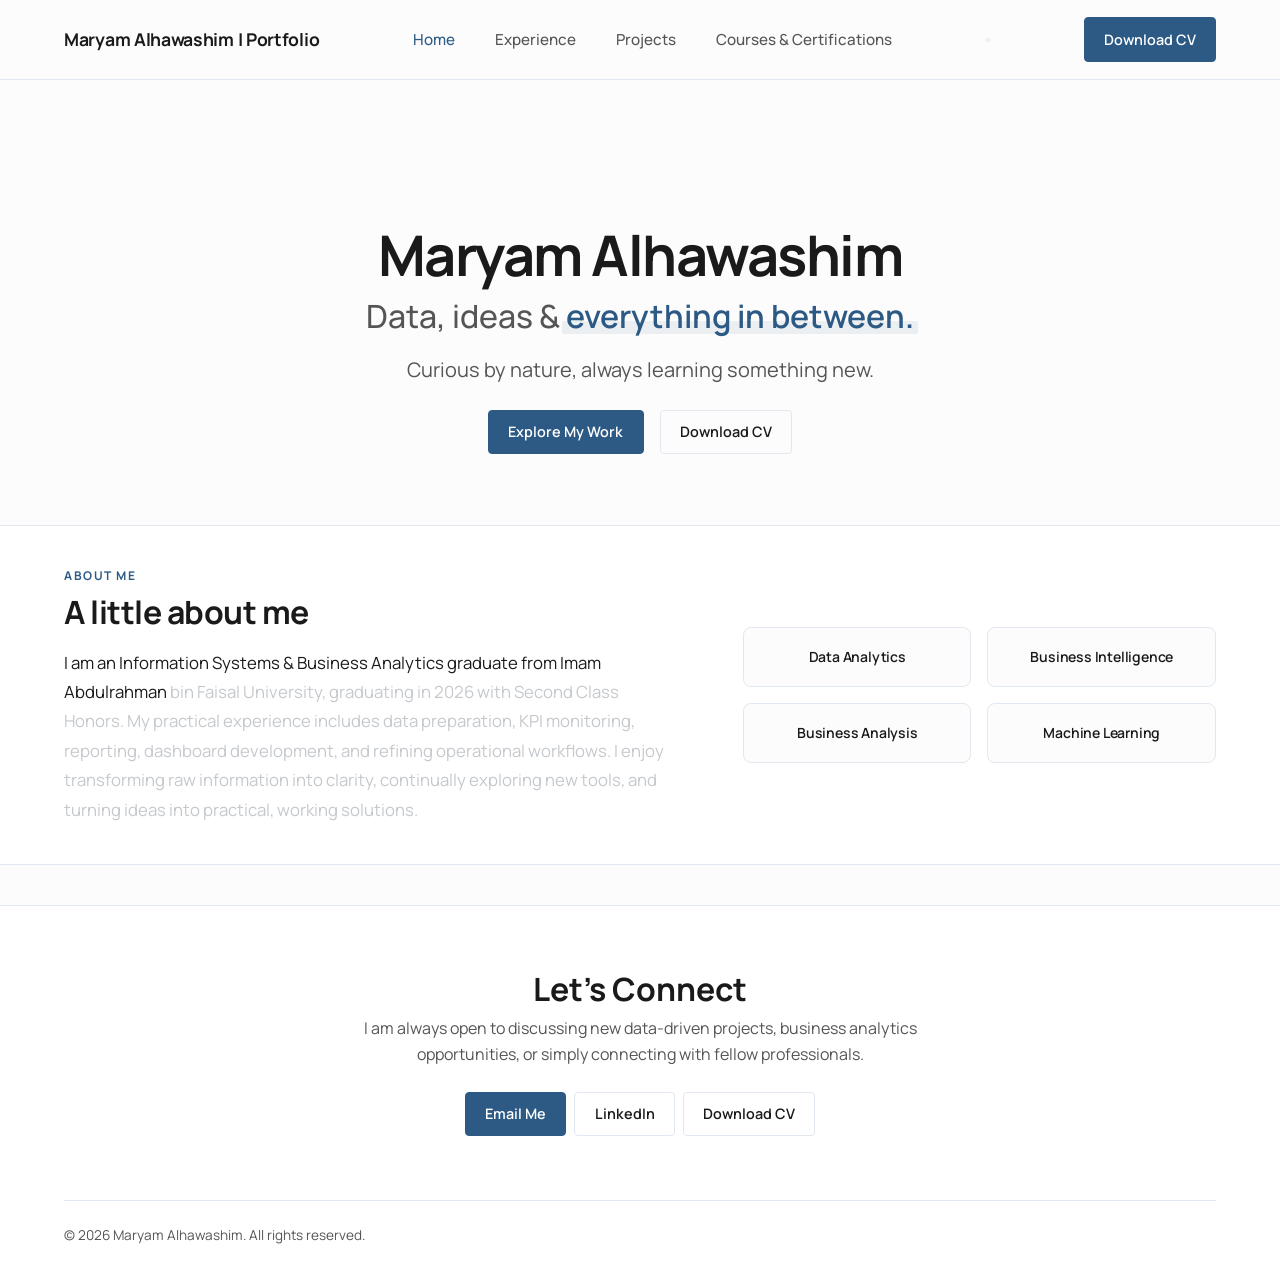
<file: index.html>
<!DOCTYPE html>
<html lang="en">
<head>
    <meta charset="UTF-8">
    <meta name="viewport" content="width=device-width, initial-scale=1.0">
    <title>Maryam Alhawashim | Portfolio</title>
    
    <!-- Fonts -->
    <link rel="preconnect" href="https://fonts.googleapis.com">
    <link rel="preconnect" href="https://fonts.gstatic.com" crossorigin>
    <link href="https://fonts.googleapis.com/css2?family=Manrope:wght@400;500;600;700&display=swap" rel="stylesheet">
    
    <!-- Global CSS -->
    <link rel="stylesheet" href="css/style.css">
</head>
<body>

    <!-- Global Navigation -->
    <header class="global-header">
        <div class="container nav-container">
            <a href="index.html" class="logo">Maryam Alhawashim | Portfolio</a>
            <nav class="main-nav">
                <ul class="nav-list">
                    <li><a href="index.html" class="nav-link active">Home</a></li>
                    <li><a href="experience.html" class="nav-link">Experience</a></li>
                    <li><a href="projects.html" class="nav-link">Projects</a></li>
                    <li><a href="courses.html" class="nav-link">Courses & Certifications</a></li>
                </ul>
            </nav>
            <div class="nav-actions">
                <a href="assets/Maryam_Alhawashim_CV.pdf" class="btn btn-primary" download>Download CV</a>
            </div>
        </div>
    </header>

    <!-- Main Content Container -->
    <main class="main-content">
	
<section class="hero-section">
    <div class="container hero-container">
        <div class="hero-content">
            <h1 class="hero-title animate-1">Maryam Alhawashim</h1>
            <h2 class="hero-tagline animate-2">Data, ideas & <span class="text-highlight">everything in between.</span></h2>
            <p class="hero-supporting animate-3">Curious by nature, always learning something new.</p>
            <div class="hero-actions animate-4">
                <a href="projects.html" class="btn btn-primary btn-lg">Explore My Work</a>
                <a href="assets/Maryam_Alhawashim_CV.pdf" class="btn btn-outline btn-lg" download>Download CV</a>
            </div>
        </div>
    </div>
</section>

<!-- About Section -->
    <section class="about-section">
        <div class="container about-container">
            
            <!-- Left Column: Narrative Content -->
            <div class="about-narrative">
                <span class="section-eyebrow">ABOUT ME</span>
                <h2 class="section-heading">A little about me</h2>
                <p class="about-text" id="reading-paragraph">
                    <span class="word">I</span> <span class="word">am</span> <span class="word">an</span> <span class="word">Information</span> <span class="word">Systems</span> <span class="word">&amp;</span> <span class="word">Business</span> <span class="word">Analytics</span> <span class="word">graduate</span> <span class="word">from</span> <span class="word">Imam</span> <span class="word">Abdulrahman</span> <span class="word">bin</span> <span class="word">Faisal</span> <span class="word">University,</span> <span class="word">graduating</span> <span class="word">in</span> <span class="word">2026</span> <span class="word">with</span> <span class="word">Second</span> <span class="word">Class</span> <span class="word">Honors.</span> <span class="word">My</span> <span class="word">practical</span> <span class="word">experience</span> <span class="word">includes</span> <span class="word">data</span> <span class="word">preparation,</span> <span class="word">KPI</span> <span class="word">monitoring,</span> <span class="word">reporting,</span> <span class="word">dashboard</span> <span class="word">development,</span> <span class="word">and</span> <span class="word">refining</span> <span class="word">operational</span> <span class="word">workflows.</span> <span class="word">I</span> <span class="word">enjoy</span> <span class="word">transforming</span> <span class="word">raw</span> <span class="word">information</span> <span class="word">into</span> <span class="word">clarity,</span> <span class="word">continually</span> <span class="word">exploring</span> <span class="word">new</span> <span class="word">tools,</span> <span class="word">and</span> <span class="word">turning</span> <span class="word">ideas</span> <span class="word">into</span> <span class="word">practical,</span> <span class="word">working</span> <span class="word">solutions.</span>
                </p>
            </div>

            <!-- Right Column: Focus Areas Grid -->
            <div class="about-categories">
                <div class="category-card">
                    <span class="category-title">Data Analytics</span>
                </div>
                <div class="category-card">
                    <span class="category-title">Business Intelligence</span>
                </div>
                <div class="category-card">
                    <span class="category-title">Business Analysis</span>
                </div>
                <div class="category-card">
                    <span class="category-title">Machine Learning</span>
                </div>
            </div>

        </div>
    </section>

    <!-- Simple Scroll Reading Effect Script -->
    <script>
        document.addEventListener('DOMContentLoaded', () => {
            const paragraph = document.getElementById('reading-paragraph');
            if (!paragraph) return;

            const words = paragraph.querySelectorAll('.word');
            
            // Respect prefers-reduced-motion
            const mediaQuery = window.matchMedia('(prefers-reduced-motion: reduce)');
            if (mediaQuery.matches) {
                words.forEach(word => word.classList.add('is-active'));
                return;
            }

            function updateScrollReading() {
                const rect = paragraph.getBoundingClientRect();
                const windowHeight = window.innerHeight;

                // Calculate progress as the paragraph scrolls through the middle of the viewport
                const startTrigger = windowHeight * 0.85;
                const endTrigger = windowHeight * 0.25;
                
                let progress = (startTrigger - rect.top) / (startTrigger - endTrigger);
                progress = Math.max(0, Math.min(1, progress));

                const activeCount = Math.floor(progress * words.length);

                words.forEach((word, index) => {
                    if (index <= activeCount) {
                        word.classList.add('is-active');
                    } else {
                        word.classList.remove('is-active');
                    }
                });
            }

            window.addEventListener('scroll', updateScrollReading, { passive: true });
            updateScrollReading();
        });
    </script>
	<!-- Include this script right before closing body or inside existing DOMContentLoaded script blocks -->
<script>
    document.addEventListener("DOMContentLoaded", function() {
        const header = document.querySelector('.global-header');
        if (header && !header.querySelector('.mobile-menu-toggle')) {
            const navContainer = header.querySelector('.nav-container');
            const mainNav = header.querySelector('.main-nav');
            const navActions = header.querySelector('.nav-actions');

            if (navContainer && mainNav) {
                const toggleBtn = document.createElement('button');
                toggleBtn.className = 'mobile-menu-toggle';
                toggleBtn.setAttribute('aria-label', 'Toggle navigation menu');
                toggleBtn.innerHTML = '<span></span><span></span><span></span>';
                
                // Insert toggle before nav actions or at the end of container
                if (navActions) {
                    navContainer.insertBefore(toggleBtn, navActions);
                } else {
                    navContainer.appendChild(toggleBtn);
                }

                toggleBtn.addEventListener('click', function() {
                    toggleBtn.classList.toggle('is-active');
                    mainNav.classList.toggle('is-open');
                });

                // Close menu when a link is clicked
                mainNav.querySelectorAll('.nav-link').forEach(link => {
                    link.addEventListener('click', function() {
                        toggleBtn.classList.remove('is-active');
                        mainNav.classList.remove('is-open');
                    });
                });
            }
        }
    });
</script>

        <!-- Page-specific sections will go here -->
    </main>

    <!-- Global Footer -->
    <footer class="global-footer">
        <div class="container footer-container">
            <div class="footer-top">
                <h2 class="footer-title">Let's Connect</h2>
                <p class="footer-message">I am always open to discussing new data-driven projects, business analytics opportunities, or simply connecting with fellow professionals.</p>
                <div class="footer-actions">
                    <a href="mailto:maryamalhawashim@gmail.com" class="btn btn-primary">Email Me</a>
                    <a href="https://www.linkedin.com/in/maryam-alhawashim-b79035365/" target="_blank" rel="noopener noreferrer" class="btn btn-outline">LinkedIn</a>
                    <a href="assets/Maryam_Alhawashim_CV.pdf" class="btn btn-outline" download>Download CV</a>
                </div>
            </div>
            <div class="footer-bottom">
                <p class="copyright">&copy; 2026 Maryam Alhawashim. All rights reserved.</p>
            </div>
        </div>
    </footer>

</body>
</html>
</file>
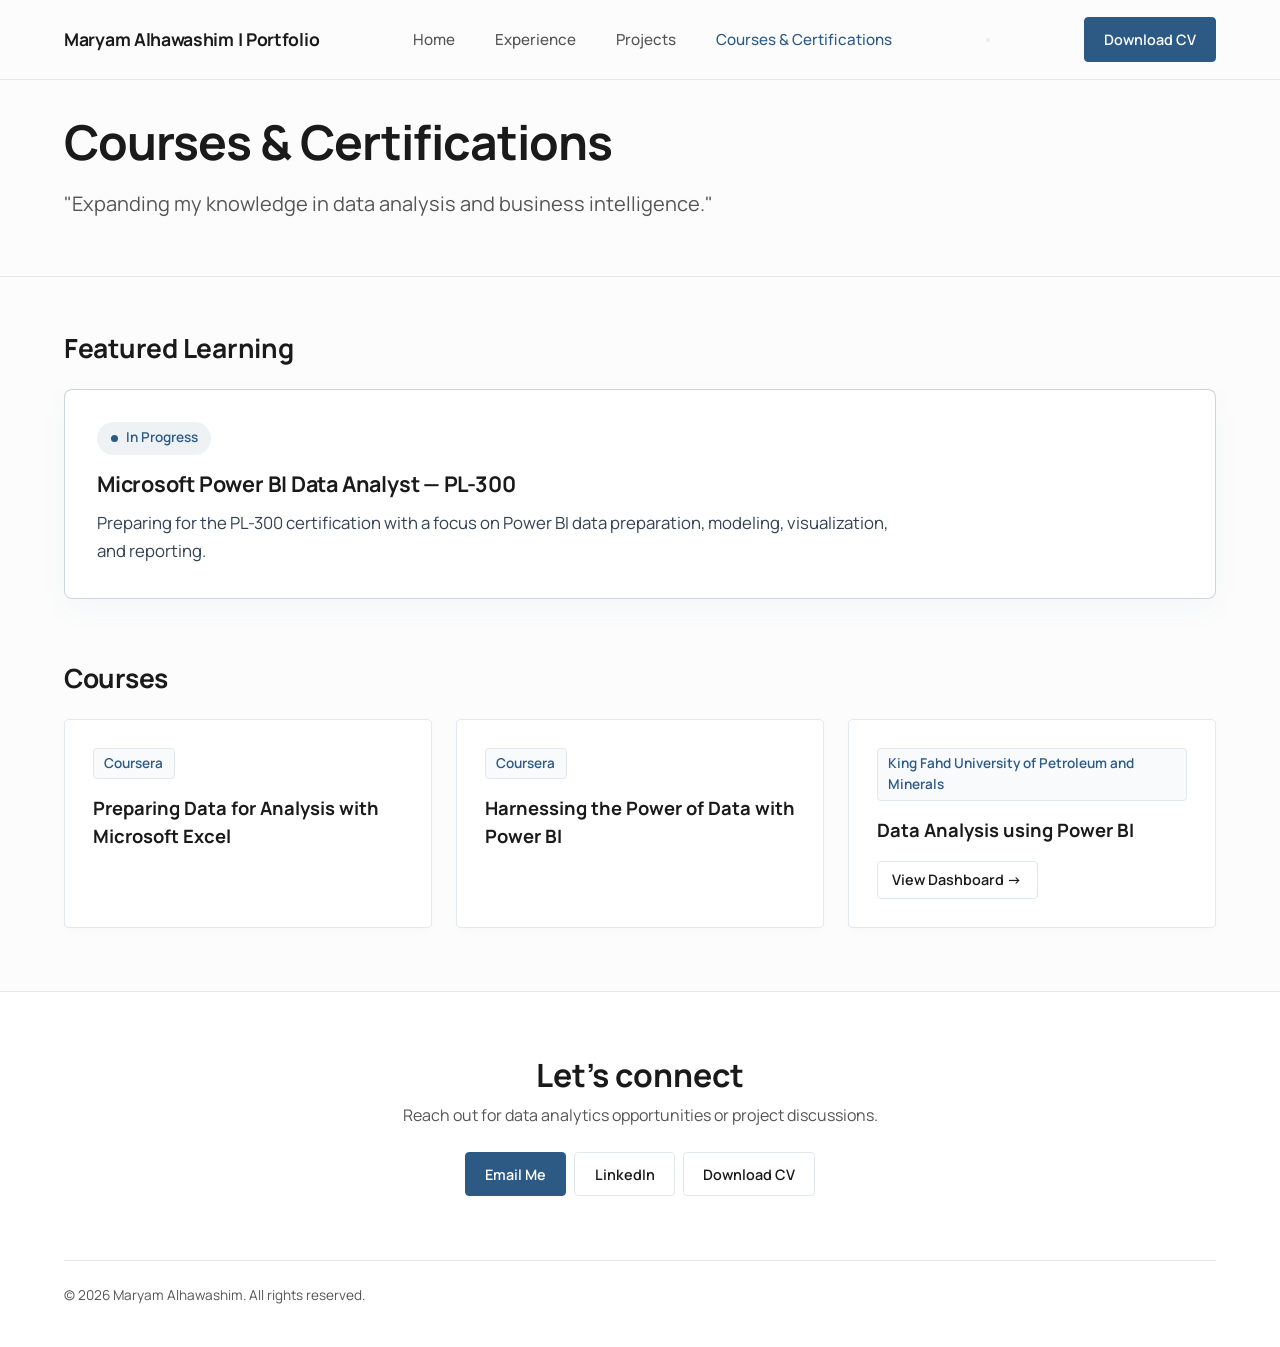
<file: courses.html>
<!DOCTYPE html>
<html lang="en">
<head>
    <meta charset="UTF-8">
    <meta name="viewport" content="width=device-width, initial-scale=1.0">
    <title>Courses & Certifications | Maryam Alhawashim</title>
    <!-- Google Fonts: Manrope -->
    <link rel="preconnect" href="https://fonts.googleapis.com">
    <link rel="preconnect" href="https://fonts.gstatic.com" crossorigin>
    <link href="https://fonts.googleapis.com/css2?family=Manrope:wght@400;500;600;700&display=swap" rel="stylesheet">
    <!-- Global CSS Stylesheet -->
    <link rel="stylesheet" href="css/style.css">
    <!-- Page Specific Layout & Motion CSS -->
    <style>
        .animate-case-item {
            opacity: 0;
            transform: translateY(24px);
            transition: opacity 0.7s cubic-bezier(0.16, 1, 0.3, 1), transform 0.7s cubic-bezier(0.16, 1, 0.3, 1);
            will-change: opacity, transform;
        }

        .animate-case-item.is-visible {
            opacity: 1;
            transform: translateY(0);
        }

        /* Hero Header */
        .case-header-section {
            padding: 7rem 0 3.5rem;
            border-bottom: 1px solid var(--border-color, #e2e8f0);
            margin-bottom: 3.5rem;
        }

        @media (max-width: 768px) {
            .case-header-section {
                padding: 5.5rem 0 2.5rem;
            }
        }

        .case-title {
            font-size: clamp(2rem, 4vw, 3rem);
            font-weight: 700;
            color: var(--text-primary, #0f172a);
            letter-spacing: -0.02em;
            margin-bottom: 1rem;
            line-height: 1.25;
        }

        .case-subtitle {
            font-size: clamp(1.05rem, 2vw, 1.25rem);
            color: var(--text-muted, #64748b);
            max-width: 780px;
            line-height: 1.6;
            margin-bottom: 0;
        }

        /* Case Sections */
        .case-section {
            margin-bottom: 4rem;
        }

        .case-section-title {
            font-size: 1.65rem;
            font-weight: 700;
            color: var(--text-primary, #0f172a);
            margin-bottom: 1.5rem;
            letter-spacing: -0.01em;
        }

        /* Featured Learning Card */
        .featured-card {
            background: #ffffff;
            border: 1px solid rgba(44, 90, 133, 0.25);
            border-radius: var(--radius-md, 12px);
            padding: 2rem;
            box-shadow: 0 10px 30px rgba(44, 90, 133, 0.04);
            position: relative;
            overflow: hidden;
            opacity: 0;
            transform: translateY(20px);
            transition: opacity 0.7s cubic-bezier(0.16, 1, 0.3, 1), transform 0.7s cubic-bezier(0.16, 1, 0.3, 1), border-color 0.3s ease, box-shadow 0.3s ease;
        }

        .featured-card.is-visible {
            opacity: 1;
            transform: translateY(0);
        }

        .featured-card:hover {
            border-color: rgba(44, 90, 133, 0.4);
            box-shadow: 0 14px 36px rgba(44, 90, 133, 0.07);
        }

        .featured-header-row {
            display: flex;
            align-items: center;
            justify-content: space-between;
            gap: 1rem;
            margin-bottom: 1rem;
            flex-wrap: wrap;
        }

        .featured-badge {
            display: inline-flex;
            align-items: center;
            gap: 0.5rem;
            font-size: 0.85rem;
            font-weight: 600;
            color: var(--accent-primary, #2c5a85);
            background: rgba(44, 90, 133, 0.08);
            padding: 0.35rem 0.85rem;
            border-radius: 20px;
        }

        .status-dot {
            width: 7px;
            height: 7px;
            background-color: var(--accent-primary, #2c5a85);
            border-radius: 50%;
            display: inline-block;
            animation: pulse-dot 2s infinite ease-in-out;
        }

        @keyframes pulse-dot {
            0%, 100% { opacity: 1; transform: scale(1); }
            50% { opacity: 0.4; transform: scale(0.9); }
        }

        .featured-title {
            font-size: 1.35rem;
            font-weight: 700;
            color: var(--text-primary, #0f172a);
            margin-bottom: 0.75rem;
            letter-spacing: -0.01em;
        }

        .featured-desc {
            color: var(--text-secondary, #334155);
            font-size: 1.05rem;
            line-height: 1.7;
            margin: 0;
            max-width: 800px;
        }

        /* Courses Grid */
        .courses-grid {
            display: grid;
            grid-template-columns: repeat(auto-fit, minmax(300px, 1fr));
            gap: 1.5rem;
            margin-top: 1.5rem;
        }

        .course-card {
            background: #ffffff;
            border: 1px solid var(--border-color, #e2e8f0);
            border-radius: var(--radius-sm, 8px);
            padding: 1.75rem;
            box-shadow: 0 4px 12px rgba(0, 0, 0, 0.02);
            display: flex;
            flex-direction: column;
            justify-content: space-between;
            opacity: 0;
            transform: translateY(20px);
            transition: opacity 0.6s cubic-bezier(0.16, 1, 0.3, 1), transform 0.6s cubic-bezier(0.16, 1, 0.3, 1), border-color 0.3s ease, box-shadow 0.3s ease;
        }

        .course-card.is-visible {
            opacity: 1;
            transform: translateY(0);
        }

        .course-card:hover {
            border-color: rgba(44, 90, 133, 0.3);
            box-shadow: 0 8px 22px rgba(0, 0, 0, 0.04);
        }

        .course-provider-tag {
            font-size: 0.85rem;
            font-weight: 600;
            color: var(--accent-primary, #2c5a85);
            background: #f8fafc;
            padding: 0.25rem 0.65rem;
            border-radius: 4px;
            display: inline-block;
            border: 1px solid var(--border-color, #e2e8f0);
            margin-bottom: 1rem;
            align-self: flex-start;
        }

        .course-title {
            font-size: 1.15rem;
            font-weight: 700;
            color: var(--text-primary, #0f172a);
            line-height: 1.5;
            margin: 0;
        }

        /* Reduced Motion */
        @media (prefers-reduced-motion: reduce) {
            .animate-case-item,
            .featured-card,
            .course-card {
                opacity: 1 !important;
                transform: none !important;
                transition: none !important;
            }
            .status-dot {
                animation: none !important;
            }
        }
    </style>
</head>
<body>

    <!-- Global Header & Navbar -->
    <header class="global-header">
        <div class="container nav-container">
            <a href="index.html" class="logo">Maryam Alhawashim | Portfolio</a>
            <nav class="main-nav">
                <ul class="nav-list">
                    <li><a href="index.html" class="nav-link">Home</a></li>
                    <li><a href="experience.html" class="nav-link">Experience</a></li>
                    <li><a href="projects.html" class="nav-link">Projects</a></li>
                    <li><a href="courses.html" class="nav-link active">Courses & Certifications</a></li>
                </ul>
            </nav>
            <div class="nav-actions">
                <a href="assets/Maryam_Alhawashim_CV.pdf" class="btn btn-primary" download>Download CV</a>
            </div>
        </div>
    </header>

    <!-- Main Content Area -->
    <main class="site-main">

        <!-- Hero Section -->
        <section class="case-header-section">
            <div class="container animate-case-item">
                <h1 class="case-title">Courses & Certifications</h1>
                <p class="case-subtitle">"Expanding my knowledge in data analysis and business intelligence."</p>
            </div>
        </section>

        <!-- Container -->
        <div class="container">

            <!-- Featured Learning Section -->
            <section class="case-section animate-case-item">
                <h2 class="case-section-title">Featured Learning</h2>
                <div class="featured-card">
                    <div class="featured-header-row">
                        <span class="featured-badge">
                            <span class="status-dot"></span> In Progress
                        </span>
                    </div>
                    <h3 class="featured-title">Microsoft Power BI Data Analyst — PL-300</h3>
                    <p class="featured-desc">Preparing for the PL-300 certification with a focus on Power BI data preparation, modeling, visualization, and reporting.</p>
                </div>
            </section>

            <!-- Courses Section -->
            <section class="case-section animate-case-item">
                <h2 class="case-section-title">Courses</h2>
                <div class="courses-grid">
                    <!-- Course 1 -->
                    <div class="course-card" style="transition-delay: 0.1s;">
                        <div>
                            <span class="course-provider-tag">Coursera</span>
                            <h3 class="course-title">Preparing Data for Analysis with Microsoft Excel</h3>
                        </div>
                    </div>

                    <!-- Course 2 -->
                    <div class="course-card" style="transition-delay: 0.15s;">
                        <div>
                            <span class="course-provider-tag">Coursera</span>
                            <h3 class="course-title">Harnessing the Power of Data with Power BI</h3>
                        </div>
                    </div>

                    <!-- Course 3 -->
                    <div class="course-card" style="transition-delay: 0.2s;">
                        <div>
                            <span class="course-provider-tag">King Fahd University of Petroleum and Minerals</span>
                            <h3 class="course-title">Data Analysis using Power BI</h3>
							<!-- Add this button inside the card for the "Data Analysis using Power BI" course under KFUPM in courses.html -->
<div class="course-action" style="margin-top: 1rem;">
    <a href="Pizza.html" class="btn btn-outline" style="font-size: 0.9rem; padding: 0.4rem 0.9rem;">View Dashboard &rarr;</a>
</div>
                        </div>
                    </div>
                </div>
            </section>

        </div>
    </main>

    <!-- Global Footer -->
    <footer class="global-footer">
        <div class="container footer-container">
            <div class="footer-top">
                <h2 class="footer-title">Let’s connect</h2>
                <p class="footer-message">Reach out for data analytics opportunities or project discussions.</p>
                <div class="footer-actions">
                    <a href="mailto:maryamalhawashim@gmail.com" class="btn btn-primary">Email Me</a>
                    <a href="https://www.linkedin.com/in/maryam-alhawashim-b79035365/" target="_blank" rel="noopener noreferrer" class="btn btn-outline">LinkedIn</a>
                    <a href="assets/Maryam_Alhawashim_CV.pdf" class="btn btn-outline" download>Download CV</a>
                </div>
            </div>
            <div class="footer-bottom">
                <p class="copyright">&copy; 2026 Maryam Alhawashim. All rights reserved.</p>
            </div>
        </div>
    </footer>

    <!-- Scroll Reveal Animation Script -->
    <script>
        document.addEventListener("DOMContentLoaded", function() {
            const observerOptions = {
                root: null,
                rootMargin: '0px 0px -40px 0px',
                threshold: 0.1
            };

            const revealObserver = new IntersectionObserver((entries, observer) => {
                entries.forEach(entry => {
                    if (entry.isIntersecting) {
                        entry.target.classList.add('is-visible');
                        observer.unobserve(entry.target);
                    }
                });
            }, observerOptions);

            document.querySelectorAll('.animate-case-item, .featured-card, .course-card').forEach(item => {
                revealObserver.observe(item);
            });
        });
    </script>
	<script>
    document.addEventListener("DOMContentLoaded", function() {
        const header = document.querySelector('.global-header');
        if (header && !header.querySelector('.mobile-menu-toggle')) {
            const navContainer = header.querySelector('.nav-container');
            const mainNav = header.querySelector('.main-nav');
            const navActions = header.querySelector('.nav-actions');

            if (navContainer && mainNav) {
                const toggleBtn = document.createElement('button');
                toggleBtn.className = 'mobile-menu-toggle';
                toggleBtn.setAttribute('aria-label', 'Toggle navigation menu');
                toggleBtn.innerHTML = '<span></span><span></span><span></span>';
                
                // Insert toggle before nav actions or at the end of container
                if (navActions) {
                    navContainer.insertBefore(toggleBtn, navActions);
                } else {
                    navContainer.appendChild(toggleBtn);
                }

                toggleBtn.addEventListener('click', function() {
                    toggleBtn.classList.toggle('is-active');
                    mainNav.classList.toggle('is-open');
                });

                // Close menu when a link is clicked
                mainNav.querySelectorAll('.nav-link').forEach(link => {
                    link.addEventListener('click', function() {
                        toggleBtn.classList.remove('is-active');
                        mainNav.classList.remove('is-open');
                    });
                });
            }
        }
    });
</script>
</body>
</html>
</file>
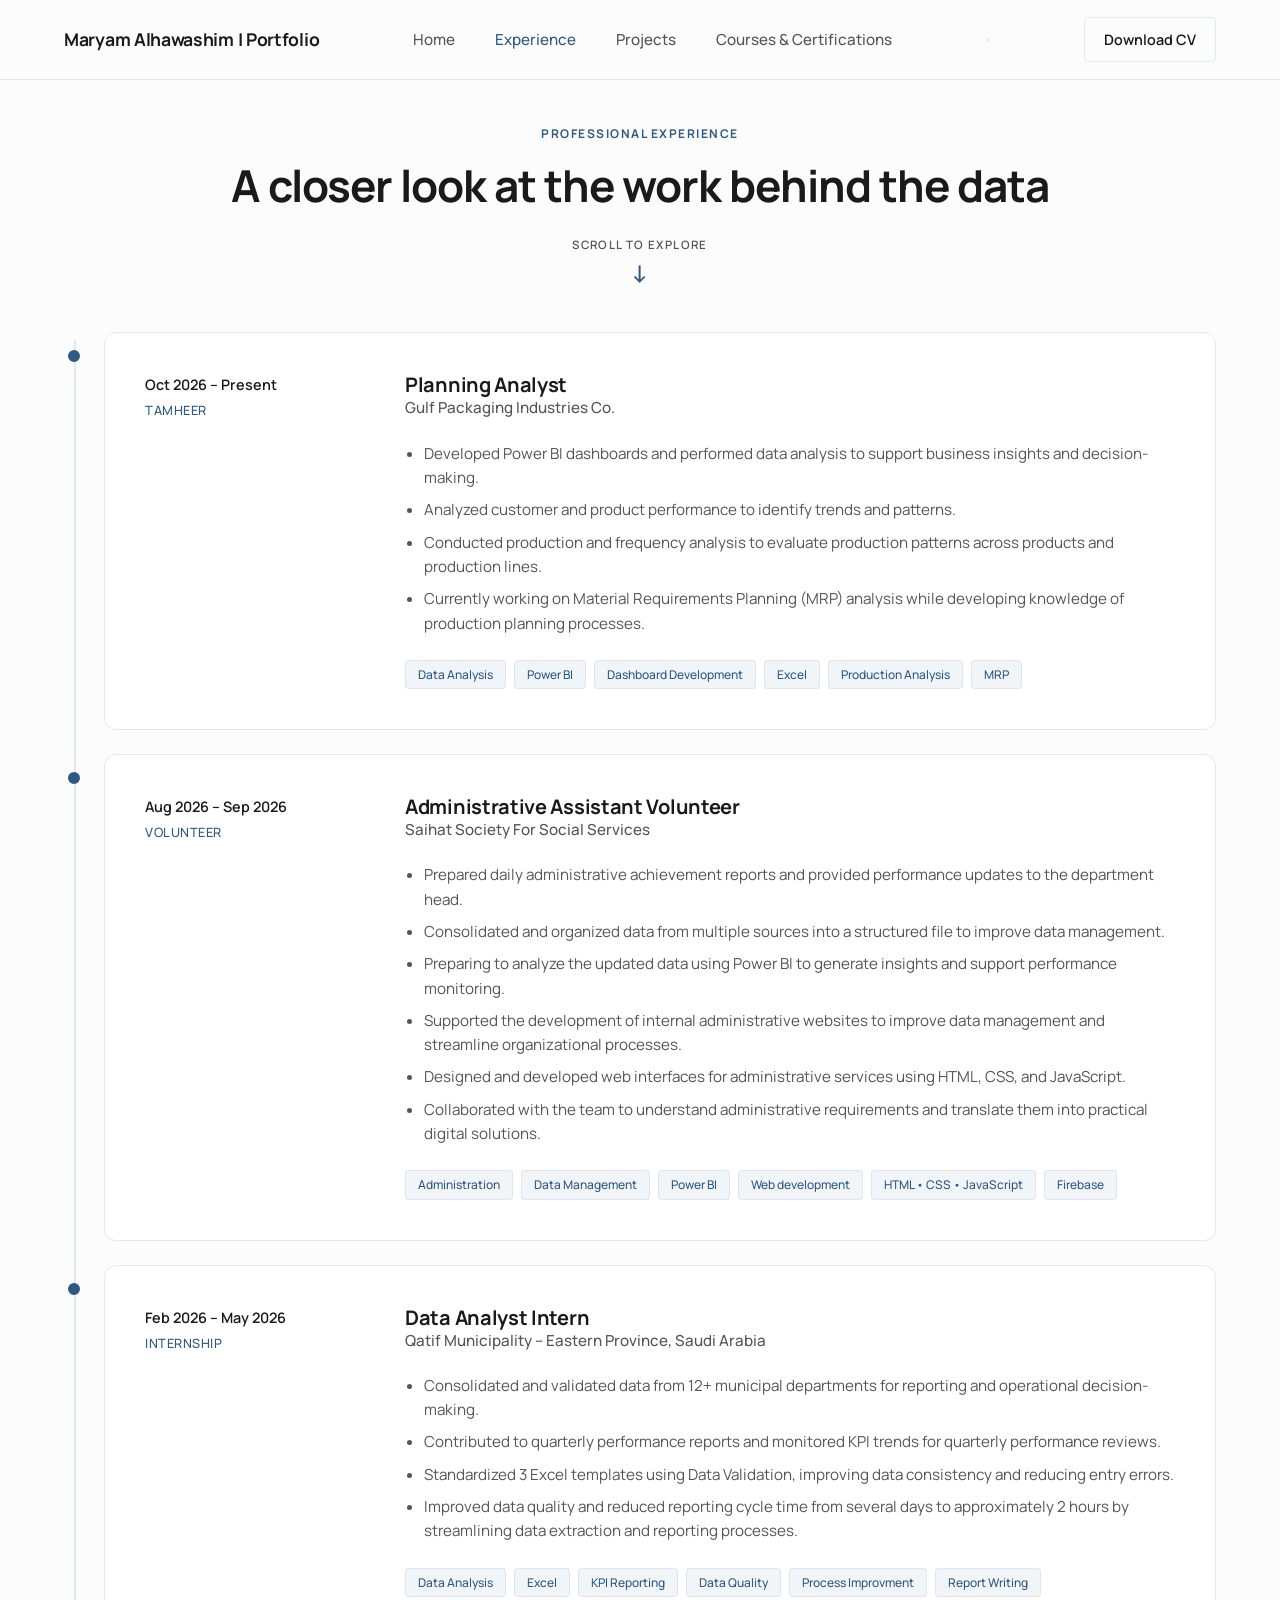
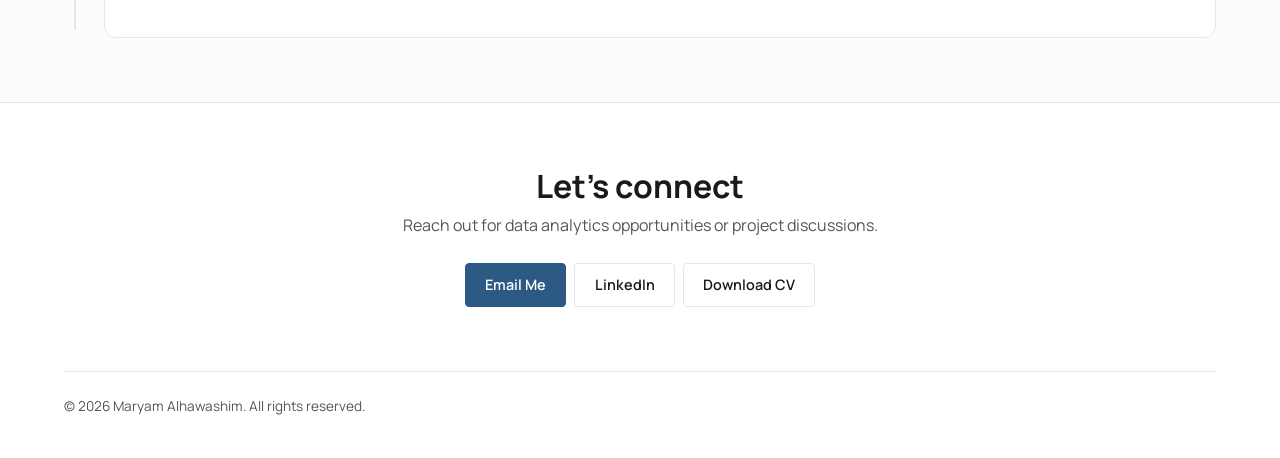
<file: experience.html>
<!DOCTYPE html>
<html lang="en">
<head>
    <meta charset="UTF-8">
    <meta name="viewport" content="width=device-width, initial-scale=1.0">
    <title>Experience | Maryam Alhawashim</title>
    <!-- Google Fonts: Manrope -->
    <link rel="preconnect" href="https://fonts.googleapis.com">
    <link rel="preconnect" href="https://fonts.gstatic.com" crossorigin>
    <link href="https://fonts.googleapis.com/css2?family=Manrope:wght@400;500;600;700&display=swap" rel="stylesheet">
    <!-- Global CSS Stylesheet -->
    <link rel="stylesheet" href="css/style.css">
</head>
</head>
<body>

    <!-- Global Header & Navbar -->
    <header class="global-header">
        <div class="container nav-container">
            <a href="index.html" class="logo">Maryam Alhawashim | Portfolio</a>
            <nav class="main-nav">
                <ul class="nav-list">
                    <li><a href="index.html" class="nav-link">Home</a></li>
                    <li><a href="experience.html" class="nav-link active">Experience</a></li>
                    <li><a href="projects.html" class="nav-link">Projects</a></li>
                    <li><a href="courses.html" class="nav-link">Courses & Certifications</a></li>
                </ul>
            </nav>
            <div class="nav-actions">
                <a href="assets/Maryam_Alhawashim_CV.pdf" class="btn btn-outline" download>Download CV</a>
            </div>
        </div>
    </header>

    <!-- Main Content Area -->
    <main class="site-main">

        <!-- Experience Header Section -->
        <section class="page-header-section">
            <div class="container page-header-container">
                <span class="section-eyebrow animate-1">PROFESSIONAL EXPERIENCE</span>
                <h1 class="page-title animate-2">A closer look at the work behind the data</h1>
                <!-- Scroll indicator: points visitors to the experience timeline -->
                <a href="#experience-timeline" class="experience-scroll-cue" aria-label="Scroll down to explore my experience">
                    <span>SCROLL TO EXPLORE</span>
                    <span class="experience-scroll-arrow" aria-hidden="true">&#8595;</span>
                </a>
                <style>
                    /* Smooth scrolling for the experience-page scroll cue */
                    html {
                        scroll-behavior: smooth;
                    }
                    #experience-timeline {
                        scroll-margin-top: 20px;
                    }
                    @media (prefers-reduced-motion: reduce) {
                        html { scroll-behavior: auto; }
                    }
                    .experience-scroll-cue {
                        display: flex;
                        flex-direction: column;
                        align-items: center;
                        gap: 6px;
                        width: fit-content;
                        margin: 24px auto 0;
                        color: var(--text-muted, #718096);
                        font-size: 0.72rem;
                        font-weight: 600;
                        letter-spacing: 0.12em;
                        text-decoration: none;
                    }
                    .experience-scroll-arrow {
                        display: inline-block;
                        color: var(--accent-primary, #477a9e);
                        font-size: 1.5rem;
                        line-height: 1;
                        animation: experience-scroll-bounce 1.6s ease-in-out infinite;
                    }
                    .experience-scroll-cue:focus-visible {
                        outline: 2px solid var(--accent-primary, #477a9e);
                        outline-offset: 5px;
                        border-radius: 3px;
                    }
                    @keyframes experience-scroll-bounce {
                        0%, 100% { transform: translateY(0); }
                        50% { transform: translateY(5px); }
                    }
                    @media (prefers-reduced-motion: reduce) {
                        .experience-scroll-arrow { animation: none; }
                    }
                </style>
            </div>
        </section>

        <!-- Experience Timeline Section -->
        <section class="timeline-section" id="experience-timeline">
            <div class="container timeline-container">
                <div class="timeline-wrapper">
                    
                    <!-- Vertical Line -->
                    <div class="timeline-line"></div>

                    <!-- Experience Item 1: Gulf Packaging Industries Co. (Tamheer) -->
                    <div class="timeline-item">
                        <div class="timeline-marker"></div>
                        <div class="timeline-content-wrapper">
                            <div class="timeline-date-col">
                                <span class="timeline-date">Oct 2026 – Present</span>
                                <span class="timeline-type">Tamheer</span>
                            </div>
                            <div class="timeline-details-col">
                                <h3 class="experience-role">Planning Analyst</h3>
                                <h4 class="experience-company">Gulf Packaging Industries Co.</h4>
                                <ul class="experience-list">
                                    <li>Developed Power BI dashboards and performed data analysis to support business insights and decision-making.</li>
                                    <li>Analyzed customer and product performance to identify trends and patterns.</li>
                                    <li>Conducted production and frequency analysis to evaluate production patterns across products and production lines.</li>
                                    <li>Currently working on Material Requirements Planning (MRP) analysis while developing knowledge of production planning processes.</li>
                                </ul>
                                <div class="experience-tags">
									<span class="tag">Data Analysis</span>
                                    <span class="tag">Power BI</span>
									<span class="tag">Dashboard Development</span>
                                    <span class="tag">Excel</span>
                                    <span class="tag">Production Analysis</span>
                                    <span class="tag">MRP</span>
                                </div>
                            </div>
                        </div>
                    </div>

                    <!-- Experience Item 2 -->
                    <div class="timeline-item">
                        <div class="timeline-marker"></div>
                        <div class="timeline-content-wrapper">
                            <div class="timeline-date-col">
                                <span class="timeline-date">Aug 2026 – Sep 2026</span>
                                <span class="timeline-type">Volunteer</span>
                            </div>
                            <div class="timeline-details-col">
                                <h3 class="experience-role">Administrative Assistant Volunteer</h3>
                                <h4 class="experience-company">Saihat Society For Social Services</h4>
<ul class="experience-list">
    <li>Prepared daily administrative achievement reports and provided performance updates to the department head.</li>
    <li>Consolidated and organized data from multiple sources into a structured file to improve data management.</li>
    <li>Preparing to analyze the updated data using Power BI to generate insights and support performance monitoring.</li>
    <li>Supported the development of internal administrative websites to improve data management and streamline organizational processes.</li>
    <li>Designed and developed web interfaces for administrative services using HTML, CSS, and JavaScript.</li>
    <li>Collaborated with the team to understand administrative requirements and translate them into practical digital solutions.</li>
</ul>
                                <div class="experience-tags">
                                    <span class="tag">Administration</span>
                                    <span class="tag">Data Management</span>
                                    <span class="tag">Power BI</span>
									<span class="tag">Web development</span>
									<span class="tag">HTML • CSS • JavaScript</span>
									<span class="tag">Firebase</span>
                                </div>
                            </div>
                        </div>
                    </div>

                    <!-- Experience Item 2 -->
                    <div class="timeline-item">
                        <div class="timeline-marker"></div>
                        <div class="timeline-content-wrapper">
                            <div class="timeline-date-col">
                                <span class="timeline-date">Feb 2026 – May 2026</span>
                                <span class="timeline-type">Internship</span>
                            </div>
                            <div class="timeline-details-col">
                                <h3 class="experience-role">Data Analyst Intern</h3>
                                <h4 class="experience-company">Qatif Municipality – Eastern Province, Saudi Arabia</h4>
                                <ul class="experience-list">
                                    <li>Consolidated and validated data from 12+ municipal departments for reporting and operational decision-making.</li>
                                    <li>Contributed to quarterly performance reports and monitored KPI trends for quarterly performance reviews.</li>
                                    <li>Standardized 3 Excel templates using Data Validation, improving data consistency and reducing entry errors.</li>
                                    <li>Improved data quality and reduced reporting cycle time from several days to approximately 2 hours by streamlining data extraction and reporting processes.</li>
                                </ul>
                                <div class="experience-tags">
                                    <span class="tag">Data Analysis</span>
                                    <span class="tag">Excel</span>
                                    <span class="tag">KPI Reporting</span>
                                    <span class="tag">Data Quality</span>
									<span class="tag">Process Improvment</span>
									<span class="tag">Report Writing</span>
                                </div>
                            </div>
                        </div>
                    </div>

                </div>
            </div>
        </section>

    </main>

    <!-- Global Footer -->
    <footer class="global-footer">
        <div class="container footer-container">
            <div class="footer-top">
                <h2 class="footer-title">Let’s connect</h2>
                <p class="footer-message">Reach out for data analytics opportunities or project discussions.</p>
                <div class="footer-actions">
                    <a href="mailto:maryamalhawashim@gmail.com" class="btn btn-primary">Email Me</a>
                    <a href="https://www.linkedin.com/in/maryam-alhawashim-b79035365/" target="_blank" rel="noopener noreferrer" class="btn btn-outline">LinkedIn</a>
                    <a href="assets/Maryam_Alhawashim_CV.pdf" class="btn btn-outline" download>Download CV</a>
                </div>
            </div>
            <div class="footer-bottom">
                <p class="copyright">&copy; 2026 Maryam Alhawashim. All rights reserved.</p>
            </div>
        </div>
    </footer>

    <!-- Timeline Scroll Animation Script -->
    <script>
        document.addEventListener('DOMContentLoaded', () => {
            const timelineItems = document.querySelectorAll('.timeline-item');
            
            const mediaQuery = window.matchMedia('(prefers-reduced-motion: reduce)');
            if (mediaQuery.matches) {
                timelineItems.forEach(item => item.classList.add('is-visible'));
                return;
            }

            function handleScrollAnimation() {
                const triggerBottom = window.innerHeight * 0.85;

                timelineItems.forEach(item => {
                    const itemTop = item.getBoundingClientRect().top;
                    if (itemTop < triggerBottom) {
                        item.classList.add('is-visible');
                    }
                });
            }

            window.addEventListener('scroll', handleScrollAnimation, { passive: true });
            handleScrollAnimation();
        });
    </script>
	<script>
    document.addEventListener("DOMContentLoaded", function() {
        const header = document.querySelector('.global-header');
        if (header && !header.querySelector('.mobile-menu-toggle')) {
            const navContainer = header.querySelector('.nav-container');
            const mainNav = header.querySelector('.main-nav');
            const navActions = header.querySelector('.nav-actions');

            if (navContainer && mainNav) {
                const toggleBtn = document.createElement('button');
                toggleBtn.className = 'mobile-menu-toggle';
                toggleBtn.setAttribute('aria-label', 'Toggle navigation menu');
                toggleBtn.innerHTML = '<span></span><span></span><span></span>';
                
                // Insert toggle before nav actions or at the end of container
                if (navActions) {
                    navContainer.insertBefore(toggleBtn, navActions);
                } else {
                    navContainer.appendChild(toggleBtn);
                }

                toggleBtn.addEventListener('click', function() {
                    toggleBtn.classList.toggle('is-active');
                    mainNav.classList.toggle('is-open');
                });

                // Close menu when a link is clicked
                mainNav.querySelectorAll('.nav-link').forEach(link => {
                    link.addEventListener('click', function() {
                        toggleBtn.classList.remove('is-active');
                        mainNav.classList.remove('is-open');
                    });
                });
            }
        }
    });
</script>
</body>
</html>
</file>
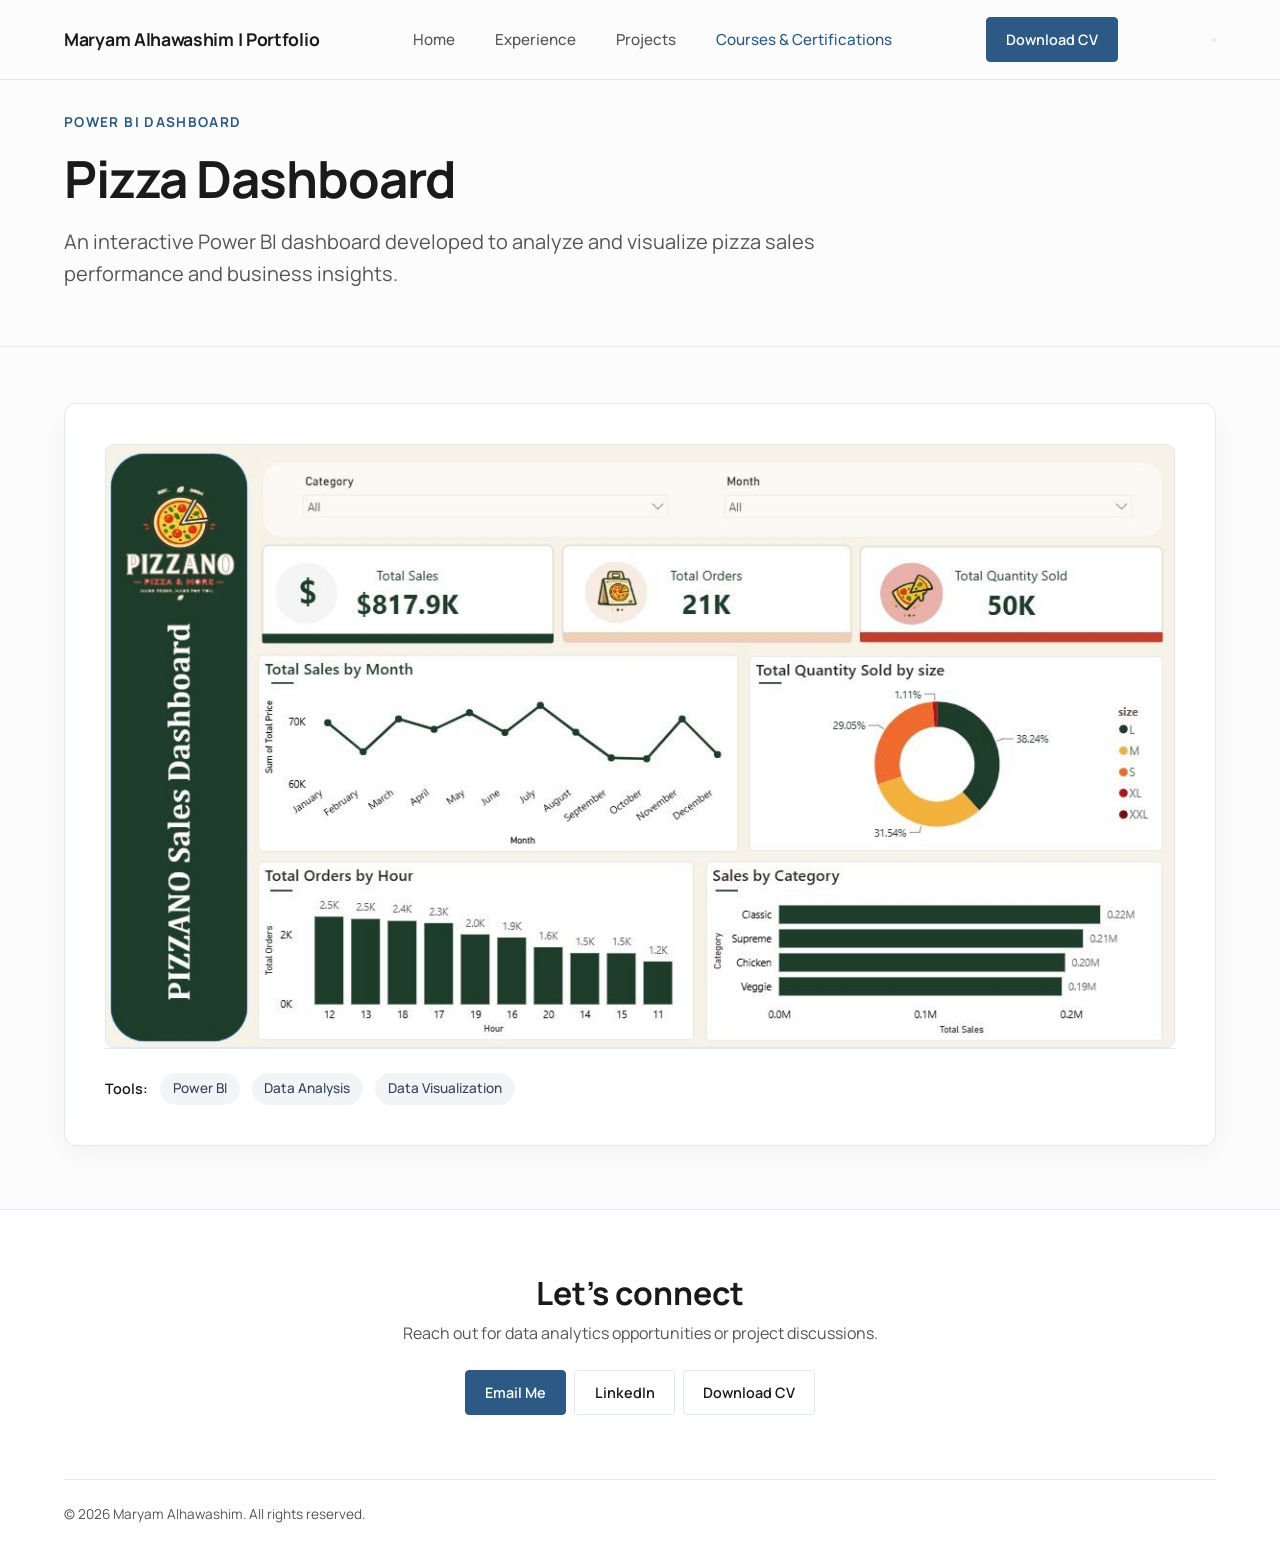
<file: Pizza.html>
<!DOCTYPE html>
<html lang="en">
<head>
    <meta charset="UTF-8">
    <meta name="viewport" content="width=device-width, initial-scale=1.0">
    <title>Pizza Dashboard | Maryam Alhawashim</title>
    <!-- Google Fonts: Manrope -->
    <link rel="preconnect" href="https://fonts.googleapis.com">
    <link rel="preconnect" href="https://fonts.gstatic.com" crossorigin>
    <link href="https://fonts.googleapis.com/css2?family=Manrope:wght@400;500;600;700&display=swap" rel="stylesheet">
    <!-- Global CSS Stylesheet -->
    <link rel="stylesheet" href="css/style.css">
    <!-- Page Specific Layout & Motion CSS -->
    <style>
        .animate-case-item {
            opacity: 0;
            transform: translateY(24px);
            transition: opacity 0.7s cubic-bezier(0.16, 1, 0.3, 1), transform 0.7s cubic-bezier(0.16, 1, 0.3, 1);
            will-change: opacity, transform;
        }

        .animate-case-item.is-visible {
            opacity: 1;
            transform: translateY(0);
        }

        /* Hero Header */
        .case-header-section {
            padding: 7rem 0 3.5rem;
            border-bottom: 1px solid var(--border-color, #e2e8f0);
            margin-bottom: 3.5rem;
        }

        @media (max-width: 768px) {
            .case-header-section {
                padding: 5.5rem 0 2.5rem;
            }
        }

        .case-eyebrow {
            font-size: 0.85rem;
            font-weight: 700;
            text-transform: uppercase;
            letter-spacing: 0.1em;
            color: var(--accent-primary, #2c5a85);
            margin-bottom: 0.75rem;
        }

        .case-title {
            font-size: clamp(2rem, 4vw, 3.25rem);
            font-weight: 700;
            color: var(--text-primary, #0f172a);
            letter-spacing: -0.02em;
            margin-bottom: 1rem;
            line-height: 1.25;
        }

        .case-subtitle {
            font-size: clamp(1.05rem, 2vw, 1.25rem);
            color: var(--text-muted, #64748b);
            max-width: 780px;
            line-height: 1.6;
            margin-bottom: 0;
        }

        /* Dashboard Showcase Section */
        .case-section {
            margin-bottom: 4rem;
        }

        .dashboard-showcase-card {
            background: #ffffff;
            border: 1px solid var(--border-color, #e2e8f0);
            border-radius: var(--radius-lg, 16px);
            padding: 1.5rem;
            box-shadow: 0 10px 30px rgba(0, 0, 0, 0.04);
            margin-bottom: 2.5rem;
        }

        @media (min-width: 768px) {
            .dashboard-showcase-card {
                padding: 2.5rem;
            }
        }

        .dashboard-image-wrapper {
            width: 100%;
            overflow: hidden;
            border-radius: var(--radius-md, 12px);
            background-color: var(--bg-secondary, #f8fafc);
            border: 1px solid var(--border-color, #e2e8f0);
        }

        .dashboard-image-wrapper img {
            width: 100%;
            height: auto;
            display: block;
            object-fit: contain;
        }

        /* Minimal Tools Section */
        .tools-metadata-section {
            display: flex;
            align-items: center;
            gap: 0.75rem;
            flex-wrap: wrap;
            padding-top: 1.5rem;
            border-top: 1px solid var(--border-color, #e2e8f0);
        }

        .tools-label {
            font-size: 0.9rem;
            font-weight: 600;
            color: var(--text-primary, #0f172a);
        }

        .tool-badge {
            font-size: 0.85rem;
            color: var(--text-secondary, #334155);
            background: rgba(44, 90, 133, 0.06);
            padding: 0.3rem 0.8rem;
            border-radius: 20px;
            font-weight: 500;
        }

        /* Reduced Motion */
        @media (prefers-reduced-motion: reduce) {
            .animate-case-item {
                opacity: 1 !important;
                transform: none !important;
                transition: none !important;
            }
        }
    </style>
</head>
<body>

    <!-- Global Header & Navbar -->
    <header class="global-header">
        <div class="container nav-container">
            <a href="index.html" class="logo">Maryam Alhawashim | Portfolio</a>
            <nav class="main-nav">
                <ul class="nav-list">
                    <li><a href="index.html" class="nav-link">Home</a></li>
                    <li><a href="experience.html" class="nav-link">Experience</a></li>
                    <li><a href="projects.html" class="nav-link">Projects</a></li>
                    <li><a href="courses.html" class="nav-link active">Courses & Certifications</a></li>
                </ul>
            </nav>
            <div class="nav-actions">
                <a href="assets/Maryam_Alhawashim_CV.pdf" class="btn btn-primary" download>Download CV</a>
            </div>
            <!-- Mobile Menu Toggle -->
            <button class="mobile-menu-toggle" aria-label="Toggle navigation menu">
                <span></span>
                <span></span>
                <span></span>
            </button>
        </div>
    </header>

    <!-- Main Content Area -->
    <main class="site-main">

        <!-- Hero Section -->
        <section class="case-header-section">
            <div class="container animate-case-item">
                <div class="case-eyebrow">Power BI Dashboard</div>
                <h1 class="case-title">Pizza Dashboard</h1>
                <p class="case-subtitle">An interactive Power BI dashboard developed to analyze and visualize pizza sales performance and business insights.</p>
            </div>
        </section>

        <!-- Dashboard Showcase Container -->
        <div class="container">
            <section class="case-section animate-case-item" style="transition-delay: 0.1s;">
                <div class="dashboard-showcase-card">
                    <div class="dashboard-image-wrapper">
                        <img src="assets/Pizza dashboard.jpg" alt="Pizza Sales Power BI Dashboard Showcase">
                    </div>
                    
                    <div class="tools-metadata-section">
                        <span class="tools-label">Tools:</span>
                        <span class="tool-badge">Power BI</span>
                        <span class="tool-badge">Data Analysis</span>
                        <span class="tool-badge">Data Visualization</span>
                    </div>
                </div>
            </section>
        </div>
    </main>

    <!-- Global Footer -->
    <footer class="global-footer">
        <div class="container footer-container">
            <div class="footer-top">
                <h2 class="footer-title">Let’s connect</h2>
                <p class="footer-message">Reach out for data analytics opportunities or project discussions.</p>
                <div class="footer-actions">
                    <a href="mailto:maryamalhawashim@gmail.com" class="btn btn-primary">Email Me</a>
                    <a href="https://www.linkedin.com/in/maryam-alhawashim-b79035365/" target="_blank" rel="noopener noreferrer" class="btn btn-outline">LinkedIn</a>
                    <a href="assets/Maryam_Alhawashim_CV.pdf" class="btn btn-outline" download>Download CV</a>
                </div>
            </div>
            <div class="footer-bottom">
                <p class="copyright">&copy; 2026 Maryam Alhawashim. All rights reserved.</p>
            </div>
        </div>
    </footer>

    <!-- Scroll Reveal & Mobile Navigation Script -->
    <script>
        document.addEventListener("DOMContentLoaded", function() {
            // Scroll Reveal Observer
            const observerOptions = {
                root: null,
                rootMargin: '0px 0px -40px 0px',
                threshold: 0.1
            };

            const revealObserver = new IntersectionObserver((entries, observer) => {
                entries.forEach(entry => {
                    if (entry.isIntersecting) {
                        entry.target.classList.add('is-visible');
                        observer.unobserve(entry.target);
                    }
                });
            }, observerOptions);

            document.querySelectorAll('.animate-case-item').forEach(item => {
                revealObserver.observe(item);
            });

            // Mobile Navigation Toggle
            const toggleBtn = document.querySelector('.mobile-menu-toggle');
            const mainNav = document.querySelector('.main-nav');

            if (toggleBtn && mainNav) {
                toggleBtn.addEventListener('click', function() {
                    toggleBtn.classList.toggle('is-active');
                    mainNav.classList.toggle('is-open');
                });

                mainNav.querySelectorAll('.nav-link').forEach(link => {
                    link.addEventListener('click', function() {
                        toggleBtn.classList.remove('is-active');
                        mainNav.classList.remove('is-open');
                    });
                });
            }
        });
    </script>
</body>
</html>
</file>
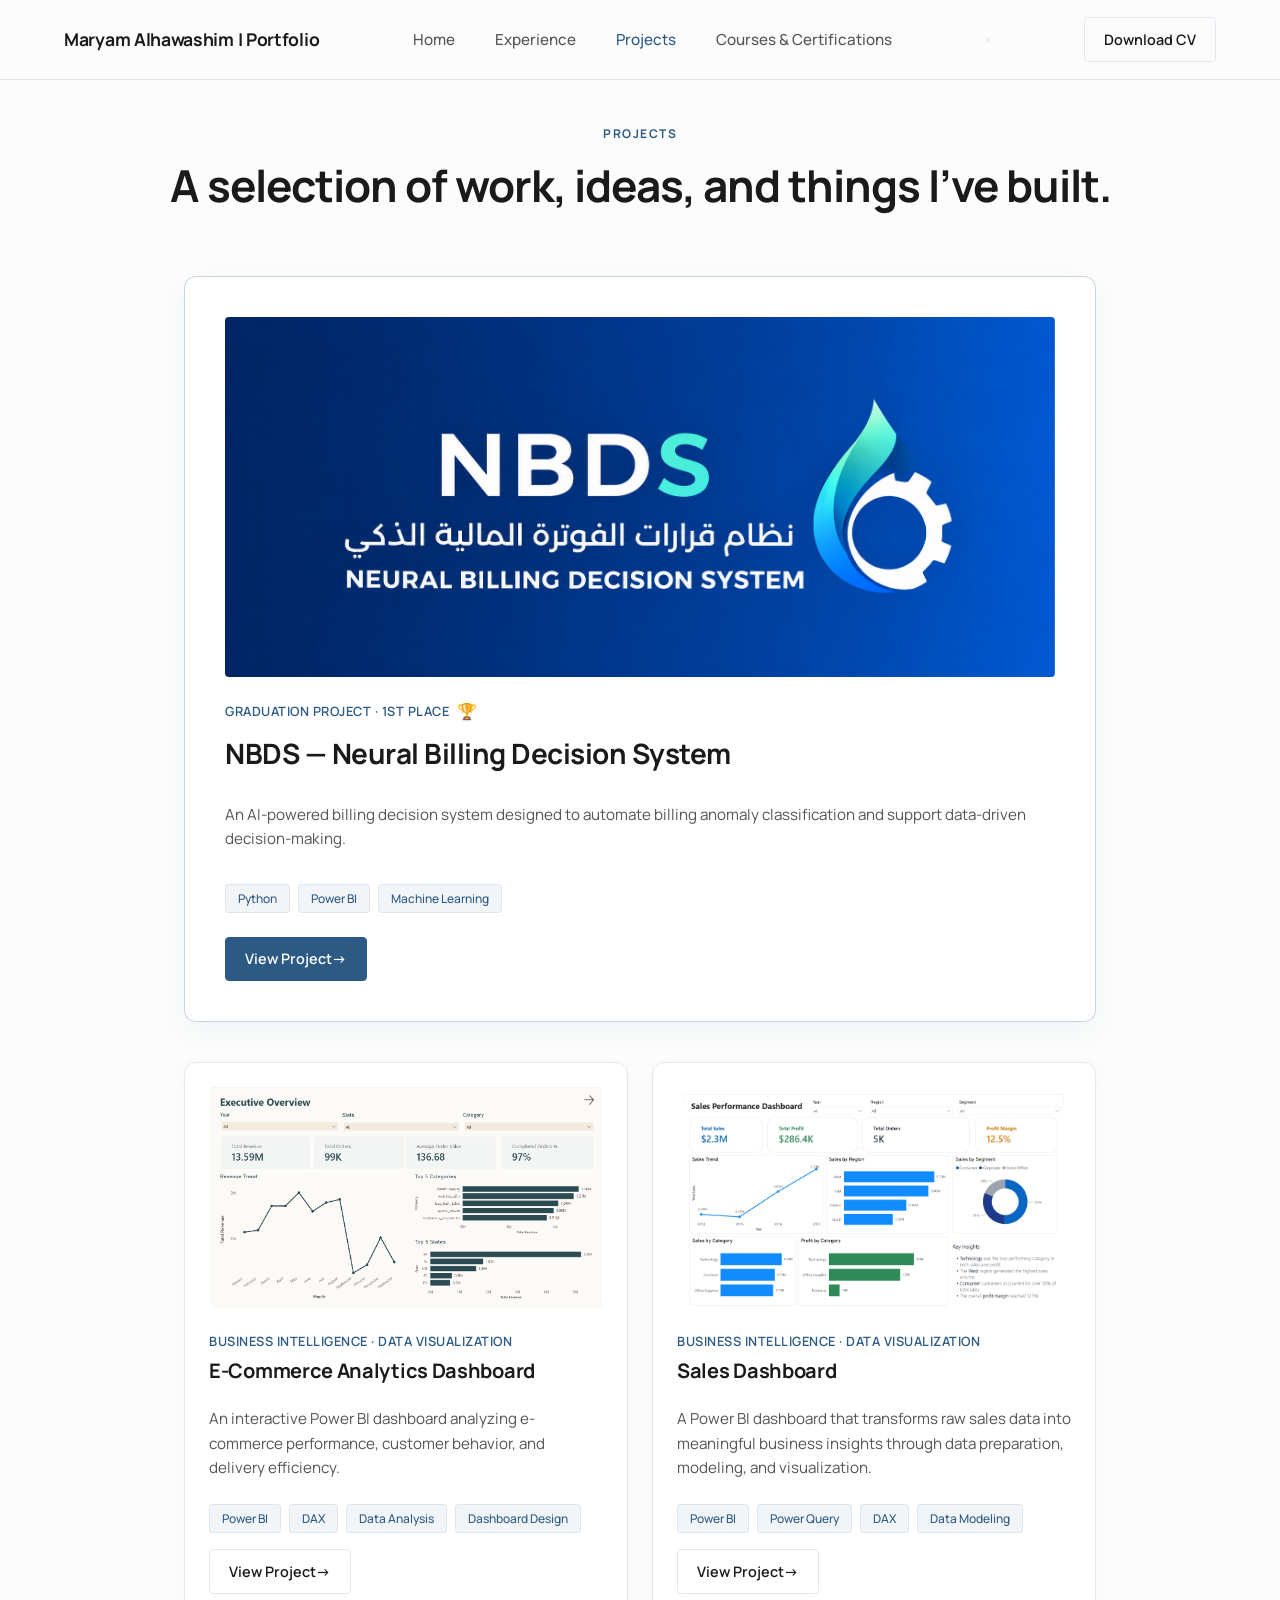
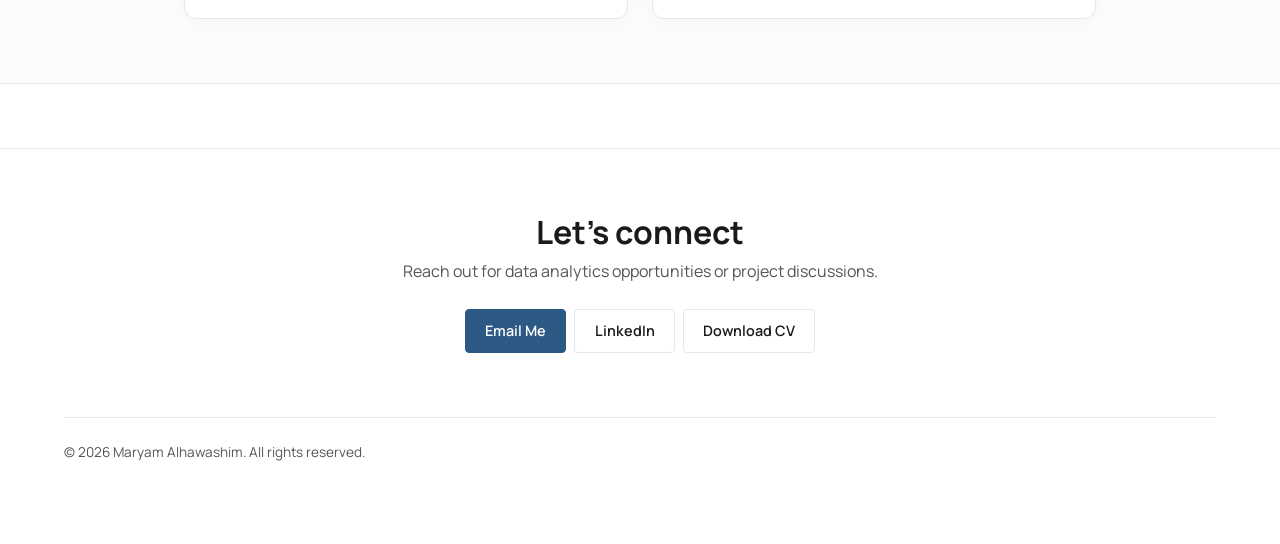
<file: projects.html>
<!DOCTYPE html>
<html lang="en">
<head>
    <meta charset="UTF-8">
    <meta name="viewport" content="width=device-width, initial-scale=1.0">
    <title>Projects | Maryam Alhawashim</title>
    <!-- Google Fonts: Manrope -->
    <link rel="preconnect" href="https://fonts.googleapis.com">
    <link rel="preconnect" href="https://fonts.gstatic.com" crossorigin>
    <link href="https://fonts.googleapis.com/css2?family=Manrope:wght@400;500;600;700&display=swap" rel="stylesheet">
    <!-- Global CSS Stylesheet -->
    <link rel="stylesheet" href="css/style.css">
    <!-- Projects Specific Dynamic Motion & Layout CSS -->
    <style>
        .animate-header-eyebrow,
        .animate-header-title,
        .project-reveal-item {
            opacity: 0;
            transform: translateY(30px) scale(0.98);
            transition: opacity 0.8s cubic-bezier(0.16, 1, 0.3, 1), transform 0.8s cubic-bezier(0.16, 1, 0.3, 1);
            will-change: opacity, transform;
        }

        .animate-header-eyebrow {
            transform: translateY(20px);
            transition-delay: 0.1s;
        }

        .animate-header-title {
            transform: translateY(25px);
            transition-delay: 0.25s;
        }

        .animate-header-eyebrow.is-visible,
        .animate-header-title.is-visible,
        .project-reveal-item.is-visible {
            opacity: 1;
            transform: translateY(0) scale(1);
        }

        .project-reveal-item[data-delay="1"] { transition-delay: 0.1s; }
        .project-reveal-item[data-delay="2"] { transition-delay: 0.25s; }
        .project-reveal-item[data-delay="3"] { transition-delay: 0.4s; }
        .project-reveal-item[data-delay="4"] { transition-delay: 0.55s; }

        .animate-trophy {
            display: inline-block;
            opacity: 0;
            transform: scale(0.5);
            transition: opacity 0.6s cubic-bezier(0.34, 1.56, 0.64, 1) 0.5s, transform 0.6s cubic-bezier(0.34, 1.56, 0.64, 1) 0.5s;
        }
        .animate-trophy.is-visible {
            opacity: 1;
            transform: scale(1);
        }

        .featured-project-card {
            border: 1px solid rgba(44, 90, 133, 0.25);
            box-shadow: 0 10px 30px rgba(44, 90, 133, 0.05);
        }

        .project-image-wrapper {
            overflow: hidden;
            border-radius: var(--radius-sm);
        }

        .project-image-placeholder {
            height: 220px;
            background-color: #f1f5f9;
            border: 1px dashed var(--border-color);
            border-radius: var(--radius-sm);
            display: flex;
            align-items: center;
            justify-content: center;
            color: var(--text-muted);
            font-size: 0.9rem;
            font-weight: 500;
            transition: transform 0.7s cubic-bezier(0.16, 1, 0.3, 1);
            will-change: transform;
        }

        .featured-project-image-wrapper .featured-image-container {
            height: 360px;
            background-color: #f1f5f9;
            border-radius: var(--radius-sm);
            overflow: hidden;
            display: flex;
            align-items: center;
            justify-content: center;
        }

        .featured-project-image-wrapper .featured-image-container img {
            width: 100%;
            height: 100%;
            object-fit: cover;
            display: block;
            transition: transform 0.7s cubic-bezier(0.16, 1, 0.3, 1);
            will-change: transform;
        }

        @media (hover: hover) {
            .project-card:hover .project-image-placeholder,
            .featured-project-card:hover .featured-image-container img {
                transform: scale(1.05);
            }
        }

        .project-card, .featured-project-card {
            transition: transform 0.4s cubic-bezier(0.16, 1, 0.3, 1), box-shadow 0.4s cubic-bezier(0.16, 1, 0.3, 1), border-color 0.4s ease;
        }

        @media (hover: hover) {
            .project-card:hover, .featured-project-card:hover {
                transform: translateY(-5px);
                box-shadow: 0 12px 35px rgba(0, 0, 0, 0.07);
                border-color: var(--accent-primary);
            }
        }

        .arrow-link .arrow {
            display: inline-block;
            transition: transform 0.3s cubic-bezier(0.16, 1, 0.3, 1);
        }

        @media (hover: hover) {
            .arrow-link:hover .arrow {
                transform: translateX(5px);
            }
        }

        @media (prefers-reduced-motion: reduce) {
            .animate-header-eyebrow,
            .animate-header-title,
            .project-reveal-item,
            .animate-trophy,
            .project-image-placeholder,
            .featured-image-container img,
            .project-card,
            .featured-project-card,
            .arrow-link .arrow {
                opacity: 1 !important;
                transform: none !important;
                transition: none !important;
            }
			
        }
    </style>
</head>
<body>

    <!-- Global Header & Navbar -->
    <header class="global-header">
        <div class="container nav-container">
            <a href="index.html" class="logo">Maryam Alhawashim | Portfolio</a>
            <nav class="main-nav">
                <ul class="nav-list">
                    <li><a href="index.html" class="nav-link">Home</a></li>
                    <li><a href="experience.html" class="nav-link">Experience</a></li>
                    <li><a href="projects.html" class="nav-link active">Projects</a></li>
                    <li><a href="courses.html" class="nav-link">Courses & Certifications</a></li>
                </ul>
            </nav>
            <div class="nav-actions">
                <a href="assets/Maryam_Alhawashim_CV.pdf" class="btn btn-outline" download>Download CV</a>
            </div>
        </div>
    </header>

    <!-- Main Content Area -->
    <main class="site-main">

        <!-- Page Header Section -->
        <section class="page-header-section">
            <div class="container page-header-container">
                <span class="section-eyebrow animate-header-eyebrow">PROJECTS</span>
                <h1 class="page-title animate-header-title">A selection of work, ideas, and things I’ve built.</h1>
            </div>
        </section>

        <!-- Projects Content Section -->
        <section class="projects-section">
            <div class="container projects-container">

                <!-- 01 — FEATURED PROJECT: NBDS -->
                <div class="featured-project-card project-reveal-item" data-delay="1">
                    <div class="featured-project-image-wrapper">
                        <div class="featured-image-container">
                            <img src="assets/NBDS.png" alt="NBDS - Neural Billing Decision System Dashboard">
                        </div>
                    </div>
                    <div class="featured-project-content">
                        <div class="project-meta-header">
                            <span class="project-type-tag">Graduation Project · 1st Place</span>
                            <span class="award-badge animate-trophy" title="1st Place Award">🏆</span>
                        </div>
                        <h2 class="featured-project-title">NBDS — Neural Billing Decision System</h2>
                        <p class="project-description">An AI-powered billing decision system designed to automate billing anomaly classification and support data-driven decision-making.</p>
                        <div class="project-skills-list">
                            <span class="tag">Python</span>
                            <span class="tag">Power BI</span>
                            <span class="tag">Machine Learning</span>
                        </div>
                        <div class="project-actions">
                            <a href="nbds.html" class="btn btn-primary arrow-link">
                                View Project <span class="arrow">&rarr;</span>
                            </a>
                        </div>
                    </div>
                </div>

                <!-- Other Projects Grid (3 Projects) -->
                <div class="projects-grid">

                    <!-- 02 — E-COMMERCE SALES DASHBOARD -->
                    <div class="project-card project-reveal-item" data-delay="2">
<div class="project-image-wrapper">
    <img src="assets/E-Commerce1.png" 
         alt="E-Commerce Analytics Dashboard">
</div>
                        <div class="project-card-content">
                            <span class="project-type-tag">Business Intelligence · Data Visualization</span>
                            <h3 class="project-title">E-Commerce Analytics Dashboard</h3>
                            <p class="project-description">An interactive Power BI dashboard analyzing e-commerce performance, customer behavior, and delivery efficiency.</p>
                            <div class="project-skills-list">
                                <span class="tag">Power BI</span>
                                <span class="tag">DAX</span>
                                <span class="tag">Data Analysis</span>
                                <span class="tag">Dashboard Design</span>
                            </div>
                            <div class="project-actions">
                                <a href="Ecommerce.html" class="btn btn-outline arrow-link">View Project <span class="arrow">&rarr;</span></a>
                            </div>
                        </div>
                    </div>

                    <!-- 03 — CREDIT CARD FRAUD DETECTION 
                    <div class="project-card project-reveal-item" data-delay="3">
                        <div class="project-image-wrapper">
                            <div class="project-image-placeholder">
                                [Credit Card Fraud Detection Preview]
                            </div>
                        </div>
                        <div class="project-card-content">
                            <span class="project-type-tag">Predictive Analytics · Machine Learning</span>
                            <h3 class="project-title">Credit Card Fraud Detection</h3>
                            <p class="project-description">A predictive analytics solution for detecting fraudulent credit card transactions using machine learning and model evaluation.</p>
                            <div class="project-skills-list">
                                <span class="tag">Machine Learning</span>
                                <span class="tag">Predictive Analytics</span>
                                <span class="tag">Data Preprocessing</span>
                                <span class="tag">Model Evaluation</span>
                            </div>
                            <div class="project-actions">
                                <a href="#" class="btn btn-outline arrow-link">View Project <span class="arrow">&rarr;</span></a>
                            </div>
                        </div>
                    </div> -->

                    <!-- 04 — SALES DASHBOARD -->
                    <div class="project-card project-reveal-item" data-delay="4">
                        <div class="project-image-wrapper">
<img src="assets/Sales.jpg" alt="Sales Performance Dashboard">
                        </div>
                        <div class="project-card-content">
                            <span class="project-type-tag">Business Intelligence · Data Visualization</span>
                            <h3 class="project-title">Sales Dashboard</h3>
                            <p class="project-description">A Power BI dashboard that transforms raw sales data into meaningful business insights through data preparation, modeling, and visualization.</p>
                            <div class="project-skills-list">
                                <span class="tag">Power BI</span>
                                <span class="tag">Power Query</span>
                                <span class="tag">DAX</span>
                                <span class="tag">Data Modeling</span>
                            </div>
                            <div class="project-actions">
                                <a href="Sales.html" class="btn btn-outline arrow-link">View Project <span class="arrow">&rarr;</span></a>
                            </div>
                        </div>
                    </div>
                </div>
            </div>
        </section>

    </main>

    <!-- Global Footer -->
    <footer class="global-footer">
    <footer class="global-footer">
        <div class="container footer-container">
            <div class="footer-top">
                <h2 class="footer-title">Let’s connect</h2>
                <p class="footer-message">Reach out for data analytics opportunities or project discussions.</p>
                <div class="footer-actions">
                    <a href="mailto:maryamalhawashim@gmail.com" class="btn btn-primary">Email Me</a>
                    <a href="https://www.linkedin.com/in/maryam-alhawashim-b79035365/" target="_blank" rel="noopener noreferrer" class="btn btn-outline">LinkedIn</a>
                    <a href="assets/Maryam_Alhawashim_CV.pdf" class="btn btn-outline" download>Download CV</a>
                </div>
            </div>
            <div class="footer-bottom">
                <p class="copyright">&copy; 2026 Maryam Alhawashim. All rights reserved.</p>
            </div>
        </div>
    </footer>

    <!-- Intersection Observer Script for Entrance & Staggered Scroll Animations -->
    <script>
        document.addEventListener("DOMContentLoaded", function() {
            const headerEyebrow = document.querySelector('.animate-header-eyebrow');
            const headerTitle = document.querySelector('.animate-header-title');
            
            if (headerEyebrow) headerEyebrow.classList.add('is-visible');
            if (headerTitle) headerTitle.classList.add('is-visible');

            const observerOptions = {
                root: null,
                rootMargin: '0px 0px -60px 0px',
                threshold: 0.1
            };

            const revealObserver = new IntersectionObserver((entries, observer) => {
                entries.forEach(entry => {
                    if (entry.isIntersecting) {
                        entry.target.classList.add('is-visible');
                        
                        const trophy = entry.target.querySelector('.animate-trophy');
                        if (trophy) {
                            trophy.classList.add('is-visible');
                        }

                        observer.unobserve(entry.target);
                    }
                });
            }, observerOptions);

            document.querySelectorAll('.project-reveal-item').forEach(item => {
                revealObserver.observe(item);
            });
        });
    </script>
	<script>
    document.addEventListener("DOMContentLoaded", function() {
        const header = document.querySelector('.global-header');
        if (header && !header.querySelector('.mobile-menu-toggle')) {
            const navContainer = header.querySelector('.nav-container');
            const mainNav = header.querySelector('.main-nav');
            const navActions = header.querySelector('.nav-actions');

            if (navContainer && mainNav) {
                const toggleBtn = document.createElement('button');
                toggleBtn.className = 'mobile-menu-toggle';
                toggleBtn.setAttribute('aria-label', 'Toggle navigation menu');
                toggleBtn.innerHTML = '<span></span><span></span><span></span>';
                
                // Insert toggle before nav actions or at the end of container
                if (navActions) {
                    navContainer.insertBefore(toggleBtn, navActions);
                } else {
                    navContainer.appendChild(toggleBtn);
                }

                toggleBtn.addEventListener('click', function() {
                    toggleBtn.classList.toggle('is-active');
                    mainNav.classList.toggle('is-open');
                });

                // Close menu when a link is clicked
                mainNav.querySelectorAll('.nav-link').forEach(link => {
                    link.addEventListener('click', function() {
                        toggleBtn.classList.remove('is-active');
                        mainNav.classList.remove('is-open');
                    });
                });
            }
        }
    });
</script>
</body>
</html>
</file>
<file: css/style.css>
/* ==========================================================================
   1. GLOBAL VARIABLES (Design System)
   ========================================================================== */
:root {
    /* Color Palette: Off-white background, elegant charcoal text, professional blue accent */
    --bg-primary: #FCFCFD;
    --bg-secondary: #FFFFFF;
    --text-primary: #1A1C20;
    --text-muted: #5E646A;
    --accent-primary: #2C5A85; /* Professional calming blue */
    --accent-hover: #1D3F5E;
    --border-color: #E2E6EA;
    
    /* UI Elements */
    --card-bg: #FFFFFF;
    --radius-sm: 4px;
    --radius-md: 8px;
    --radius-lg: 12px;
    --shadow-subtle: 0 4px 20px rgba(0, 0, 0, 0.04);
    --shadow-hover: 0 8px 30px rgba(0, 0, 0, 0.08);
	
    /* Typography */
    --font-primary: 'Manrope', system-ui, -apple-system, sans-serif;
    
    /* Type Scale */
    --text-hero: clamp(2.5rem, 5vw, 3.5rem);
    --text-h1: clamp(2rem, 4vw, 2.5rem);
    --text-h2: clamp(1.5rem, 3vw, 2rem);
    --text-h3: 1.25rem;
    --text-body: 1rem;
    --text-small: 0.875rem;
    
    /* Spacing */
    --spacing-xs: 0.5rem;
    --spacing-sm: 1rem;
    --spacing-md: 2rem;
    --spacing-lg: 4rem;
    --spacing-xl: 6rem;
    
    /* Layout */
    --container-width: 1100px;
    --transition-standard: 0.3s ease;
}

/* ==========================================================================
   2. RESET & BASE
   ========================================================================== */
* {
    margin: 0;
    padding: 0;
    box-sizing: border-box;
}

body {
    font-family: var(--font-primary);
    background-color: var(--bg-primary);
    color: var(--text-primary);
    line-height: 1.6;
    -webkit-font-smoothing: antialiased;
    display: flex;
    flex-direction: column;
    min-height: 100vh;
}

img {
    max-width: 100%;
    height: auto;
    display: block;
}

ul {
    list-style: none;
}

a {
    text-decoration: none;
    color: inherit;
    transition: color var(--transition-standard);
}

/* ==========================================================================
   3. TYPOGRAPHY
   ========================================================================== */
h1, h2, h3, h4 {
    color: var(--text-primary);
    font-weight: 600;
    line-height: 1.2;
    margin-bottom: var(--spacing-sm);
}

.text-hero { font-size: var(--text-hero); }
h1 { font-size: var(--text-h1); }
h2 { font-size: var(--text-h2); }
h3 { font-size: var(--text-h3); }

p {
    color: var(--text-muted);
    margin-bottom: var(--spacing-sm);
}

.text-small {
    font-size: var(--text-small);
}

/* ==========================================================================
   4. LAYOUT & CONTAINERS
   ========================================================================== */
.container {
    width: 100%;
    max-width: var(--container-width);
    margin: 0 auto;
    padding: 0 var(--spacing-md);
}

.main-content {
    flex: 1; /* Pushes footer to bottom if content is sparse */
    padding-top: calc(80px + var(--spacing-lg)); /* Accounts for fixed header */
    padding-bottom: var(--spacing-lg);
}

/* ==========================================================================
   5. COMPONENTS (Buttons, etc.)
   ========================================================================== */
.btn {
    display: inline-flex;
    align-items: center;
    justify-content: center;
    padding: 0.75rem 1.5rem;
    font-size: var(--text-small);
    font-weight: 500;
    border-radius: var(--radius-sm);
    transition: all var(--transition-standard);
    cursor: pointer;
    border: 1px solid transparent;
}

.btn-primary {
    background-color: var(--accent-primary);
    color: #FFFFFF;
}

.btn-primary:hover {
    background-color: var(--accent-hover);
}

.btn-outline {
    background-color: transparent;
    color: var(--text-primary);
    border-color: var(--border-color);
}

.btn-outline:hover {
    border-color: var(--text-primary);
    background-color: var(--bg-secondary);
}

/* ==========================================================================
   6. HEADER & NAVIGATION
   ========================================================================== */
.global-header {
    background-color: rgba(252, 252, 253, 0.95);
    backdrop-filter: blur(8px);
    border-bottom: 1px solid var(--border-color);
    position: fixed;
    top: 0;
    left: 0;
    width: 100%;
    z-index: 100;
    height: 80px;
    display: flex;
    align-items: center;
}

.nav-container {
    display: flex;
    justify-content: space-between;
    align-items: center;
}
.timeline-item.is-visible .experience-list li:nth-child(5) {
    opacity: 1;
    transform: translateY(0);
    transition-delay: 0.9s;
}

.timeline-item.is-visible .experience-list li:nth-child(6) {
    opacity: 1;
    transform: translateY(0);
    transition-delay: 1s;
}
.logo {
    font-size: 1.25rem;
    font-weight: 600;
    color: var(--text-primary);
    letter-spacing: -0.5px;
}

.main-nav {
    display: flex;
    align-items: center;
}

.nav-list {
    display: flex;
    gap: var(--spacing-md);
}

.nav-link {
    font-size: var(--text-small);
    font-weight: 500;
    color: var(--text-muted);
    padding: 0.5rem 0;
}

.nav-link:hover, 
.nav-link.active {
    color: var(--text-primary);
}

/* ==========================================================================
   7. FOOTER
   ========================================================================== */
.global-footer {
    background-color: var(--bg-secondary);
    border-top: 1px solid var(--border-color);
    padding: var(--spacing-xl) 0 var(--spacing-md);
    margin-top: auto;
}

.footer-top {
    text-align: center;
    max-width: 600px;
    margin: 0 auto var(--spacing-lg);
}

.footer-title {
    margin-bottom: var(--spacing-sm);
}

.footer-message {
    margin-bottom: var(--spacing-md);
}

.footer-actions {
    display: flex;
    justify-content: center;
    gap: var(--spacing-sm);
    flex-wrap: wrap;
}

.footer-bottom {
    text-align: center;
    border-top: 1px solid var(--border-color);
    padding-top: var(--spacing-md);
}

.copyright {
    font-size: var(--text-small);
    color: var(--text-muted);
    margin: 0;
}

/* ==========================================================================
   8. RESPONSIVE DESIGN
   ========================================================================== */
@media (max-width: 992px) {
    .nav-list {
        gap: var(--spacing-sm);
    }
}

@media (max-width: 768px) {
    .nav-container {
        flex-wrap: wrap;
    }
    
    .main-nav {
        display: none; /* We will add a mobile menu solution later if requested */
    }
    
    .nav-actions {
        display: none; /* Hidden on mobile to keep header clean; footer still has the CV link */
    }

    .footer-actions {
        flex-direction: column;
        width: 100%;
    }

    .footer-actions .btn {
        width: 100%;
    }
    
    :root {
        --spacing-lg: 3rem;
        --spacing-xl: 4rem;
    }
}

/* ==========================================================================
   9. HERO SECTION (Refined Height & Subtle Motion)
   ========================================================================== */
.hero-section {
    min-height: 45vh;
    display: flex;
    align-items: center;
    justify-content: center;
    position: relative;
    overflow: hidden;
    padding: 38px 0 var(--spacing-xs) 0;
}

@media (max-width: 768px) {
    .hero-section {
        min-height: auto;
        padding-top: calc(70px + var(--spacing-xs));
        padding-bottom: var(--spacing-xs);
    }
}

.hero-container {
    position: relative;
    z-index: 1;
    display: flex;
    justify-content: center;
    width: 100%;
}

.hero-content {
    max-width: 800px;
    text-align: center;
    display: flex;
    flex-direction: column;
    align-items: center;
}

.hero-title {
    font-size: var(--text-hero);
    color: var(--text-primary);
    letter-spacing: -1.5px;
    margin-bottom: var(--spacing-xs);
    font-weight: 700;
}

.hero-tagline {
    font-size: var(--text-h2);
    color: var(--text-muted);
    font-weight: 500;
    margin-bottom: var(--spacing-sm);
    line-height: 1.3;
}

.text-highlight {
    color: var(--accent-primary);
    position: relative;
    display: inline-block;
    font-weight: 600;
}

.text-highlight::after {
    content: '';
    position: absolute;
    bottom: 10%;
    left: -4px;
    right: -4px;
    height: 30%;
    background-color: rgba(44, 90, 133, 0.08);
    z-index: -1;
    border-radius: 2px;
}

.hero-supporting {
    font-size: var(--text-h3);
    color: var(--text-muted);
    margin-bottom: var(--spacing-md);
    font-weight: 400;
    max-width: 600px;
}

.hero-actions {
    display: flex;
    gap: var(--spacing-sm);
    justify-content: center;
}

.btn-lg {
    padding: 0.85rem 1.75rem;
    font-size: 1rem;
}

/* --- Updated Pure CSS Staggered Entrance Animation --- */
@keyframes heroEntrance {
    from {
        opacity: 0;
        transform: translateY(14px);
    }
    to {
        opacity: 1;
        transform: translateY(0);
    }
}

.animate-1 {
    opacity: 0;
    animation: heroEntrance 1.5s cubic-bezier(0.16, 1, 0.4, 1) forwards;
}

.animate-2 {
    opacity: 0;
    animation: heroEntrance 1.5s cubic-bezier(0.16, 1, 0.4, 1) 0.3s forwards;
}

.animate-3 {
    opacity: 0;
    animation: heroEntrance 1.5s cubic-bezier(0.16, 1, 0.4, 1) 0.6s forwards;
}

.animate-4 {
    opacity: 0;
    animation: heroEntrance 1.5s cubic-bezier(0.16, 1, 0.4, 1) 0.9s forwards;
}

@media (max-width: 768px) {
    .hero-section {
        min-height: auto;
        padding-top: calc(80px + var(--spacing-md));
        padding-bottom: var(--spacing-md);
    }
    
    .hero-content {
        align-items: center;
        text-align: center;
    }
    
    .hero-actions {
        flex-direction: column;
        width: 100%;
    }
    
    .btn-lg {
        width: 100%;
    }
}


/* ==========================================================================
   10. ABOUT SECTION (Refined Layout & Reading Animation)
   ========================================================================== */
.about-section {
    padding: var(--spacing-lg) 0;
    background-color: var(--bg-secondary);
    border-top: 1px solid var(--border-color);
    border-bottom: 1px solid var(--border-color);
}

.about-container {
    display: grid;
    grid-template-columns: 1.3fr 1fr;
    gap: var(--spacing-xl);
    align-items: center;
    max-width: 1100px;
}

.about-narrative {
    display: flex;
    flex-direction: column;
}

.section-eyebrow {
    display: inline-block;
    font-size: 0.75rem;
    font-weight: 700;
    letter-spacing: 1.5px;
    text-transform: uppercase;
    color: var(--accent-primary);
    margin-bottom: var(--spacing-xs);
}

.section-heading {
    font-size: var(--text-h2);
    font-weight: 700;
    color: var(--text-primary);
    letter-spacing: -0.5px;
    margin-bottom: var(--spacing-sm);
}

/* Reading Animation Text Styling */
.about-text {
    font-size: 1.05rem;
    line-height: 1.75;
    color: #C5C9CD; /* Soft/light gray default state */
    margin-bottom: 0;
}

.about-text .word {
    display: inline-block;
    transition: color 0.3s ease;
}

.about-text .word.is-active {
    color: var(--text-primary); /* Transitions to dark charcoal when scrolled into view */
}

.about-categories {
    display: grid;
    grid-template-columns: repeat(2, 1fr);
    gap: var(--spacing-sm);
}

.category-card {
    background-color: var(--bg-primary);
    border: 1px solid var(--border-color);
    border-radius: var(--radius-md);
    padding: var(--spacing-sm) var(--spacing-sm);
    text-align: center;
    transition: all var(--transition-standard);
}

.category-card:hover {
    border-color: var(--accent-primary);
    transform: translateY(-2px);
    box-shadow: var(--shadow-subtle);
}

.category-title {
    font-size: var(--text-small);
    font-weight: 600;
    color: var(--text-primary);
    letter-spacing: -0.2px;
}

/* --- Responsive Adjustments --- */
@media (max-width: 992px) {
    .about-container {
        grid-template-columns: 1fr;
        gap: var(--spacing-md);
    }
}

@media (max-width: 768px) {
    .hero-section {
        min-height: auto;
        padding-top: calc(80px + var(--spacing-sm));
    }
    
    .hero-content {
        align-items: center;
        text-align: center;
    }
    
    .hero-actions {
        flex-direction: column;
        width: 100%;
    }
    
    .btn-lg {
        width: 100%;
    }
    
    .about-categories {
        grid-template-columns: repeat(2, 1fr);
    }
}

/* ==========================================================================
   11. EXPERIENCE PAGE STYLES
   ========================================================================== */

.page-header-section {
    padding: calc(80px + var(--spacing-lg)) 0 var(--spacing-md) 0;
    background-color: var(--bg-primary);
    text-align: center;
}

.page-header-container {
    max-width: 800px;
}

.page-title {
    font-size: var(--text-h1);
    font-weight: 700;
    color: var(--text-primary);
    letter-spacing: -1px;
    margin-top: var(--spacing-xs);
    line-height: 1.2;
}

/* Timeline Layout */
.timeline-section {
    padding: var(--spacing-md) 0 var(--spacing-xl) 0;
    background-color: var(--bg-primary);
}

.timeline-container {
    max-width: 960px;
}

.timeline-wrapper {
    position: relative;
    padding-left: 2rem;
}

/* Subtle Vertical Line */
.timeline-line {
    position: absolute;
    top: 8px;
    bottom: 8px;
    left: 7px;
    width: 2px;
    background-color: var(--border-color);
}

/* Timeline Item Base & Scroll Animation State */
.timeline-item {
    position: relative;
    margin-bottom: var(--spacing-xl);
    opacity: 0;
    transform: translateY(20px);
    transition: opacity 0.8s cubic-bezier(0.16, 1, 0.3, 1), transform 0.8s cubic-bezier(0.16, 1, 0.3, 1);
}

.timeline-item:last-child {
    margin-bottom: 0;
}

.timeline-item.is-visible {
    opacity: 1;
    transform: translateY(0);
}

/* Timeline Marker */
.timeline-marker {
    position: absolute;
    left: -2rem;
    top: 6px;
    width: 14px;
    height: 14px;
    border-radius: 50%;
    background-color: var(--bg-primary);
    border: 2px solid var(--border-color);
    transform: translateX(-50%);
    transition: background-color 0.4s ease, border-color 0.4s ease;
}

.timeline-item.is-visible .timeline-marker {
    background-color: var(--accent-primary);
    border-color: var(--accent-primary);
}

/* Content Composition (Two Columns on Desktop) */
.timeline-content-wrapper {
    display: grid;
    grid-template-columns: 220px 1fr;
    gap: var(--spacing-lg);
    background-color: var(--bg-secondary);
    border: 1px solid var(--border-color);
    border-radius: var(--radius-lg);
    padding: var(--spacing-lg);
    transition: border-color var(--transition-standard), box-shadow var(--transition-standard);
}

.timeline-content-wrapper:hover {
    border-color: rgba(44, 90, 133, 0.25);
    box-shadow: var(--shadow-subtle);
}

/* Date Column */
.timeline-date-col {
    display: flex;
    flex-direction: column;
}

.timeline-date {
    font-size: 0.9rem;
    font-weight: 600;
    color: var(--text-primary);
    margin-bottom: 4px;
}

.timeline-type {
    font-size: 0.8rem;
    font-weight: 500;
    color: var(--accent-primary);
    text-transform: uppercase;
    letter-spacing: 0.5px;
}

/* Details Column */
.timeline-details-col {
    display: flex;
    flex-direction: column;
}

.experience-role {
    font-size: 1.25rem;
    font-weight: 700;
    color: var(--text-primary);
    letter-spacing: -0.3px;
    margin-bottom: 2px;
}

.experience-company {
    font-size: 0.95rem;
    font-weight: 500;
    color: var(--text-muted);
    margin-bottom: var(--spacing-md);
}

.experience-list {
    list-style-type: disc;
    padding-left: 1.2rem;
    margin-bottom: var(--spacing-md);
}

.experience-list li {
    font-size: 0.95rem;
    line-height: 1.6;
    color: var(--text-muted);
    margin-bottom: 0.5rem;
}

.experience-list li:last-child {
    margin-bottom: 0;
}

/* Tags */
.experience-tags {
    display: flex;
    flex-wrap: wrap;
    gap: 0.5rem;
}

.tag {
    font-size: 0.75rem;
    font-weight: 500;
    color: var(--accent-primary);
    background-color: rgba(44, 90, 133, 0.06);
    padding: 0.25rem 0.75rem;
    border-radius: var(--radius-sm);
    border: 1px solid rgba(44, 90, 133, 0.1);
}

/* --- Responsive Adjustments --- */
@media (max-width: 768px) {
    .timeline-wrapper {
        padding-left: 1.5rem;
    }

    .timeline-line {
        left: 5px;
    }

    .timeline-marker {
        left: -1.5rem;
        width: 12px;
        height: 12px;
    }

    .timeline-content-wrapper {
        grid-template-columns: 1fr;
        gap: var(--spacing-sm);
        padding: var(--spacing-md);
    }
}

/* ==========================================================================
   GLOBAL DESIGN SYSTEM & EXPERIENCE PAGE STYLES
   ========================================================================== */

:root {
    --bg-primary: #fcfcfc;
    --bg-secondary: #ffffff;
    --text-primary: #1a1a1a;
    --text-muted: #555555;
    --border-color: #e2e8f0;
    --accent-primary: #2c5a85;
    --spacing-xs: 0.5rem;
    --spacing-sm: 1rem;
    --spacing-md: 1.5rem;
    --spacing-lg: 2.5rem;
    --spacing-xl: 4rem;
    --radius-sm: 4px;
    --radius-lg: 12px;
    --shadow-subtle: 0 4px 20px rgba(0, 0, 0, 0.03);
    --transition-standard: 0.3s ease;
}

/* Base Styles & Typography */
* {
    box-sizing: border-box;
    margin: 0;
    padding: 0;
}

body {
    font-family: 'Manrope', sans-serif, -apple-system, BlinkMacSystemFont, "Segoe UI", Roboto, sans-serif;
    background-color: var(--bg-primary);
    color: var(--text-primary);
    line-height: 1.6;
    -webkit-font-smoothing: antialiased;
}

.container {
    width: 100%;
    max-width: 1200px;
    margin: 0 auto;
    padding-left: var(--spacing-md);
    padding-right: var(--spacing-md);
}

/* Global Header & Navigation */
.global-header {
    position: fixed;
    top: 0;
    left: 0;
    width: 100%;
    background-color: rgba(252, 252, 252, 0.9);
    backdrop-filter: blur(10px);
    border-bottom: 1px solid var(--border-color);
    z-index: 1000;
}

.nav-container {
    display: flex;
    align-items: center;
    justify-content: space-between;
    height: 80px;
}

.logo {
    font-size: 1.1rem;
    font-weight: 700;
    color: var(--text-primary);
    text-decoration: none;
    letter-spacing: -0.3px;
}

.main-nav .nav-list {
    display: flex;
    list-style: none;
    gap: var(--spacing-lg);
}

.nav-link {
    font-size: 0.95rem;
    font-weight: 500;
    color: var(--text-muted);
    text-decoration: none;
    transition: color var(--transition-standard);
}

.nav-link:hover,
.nav-link.active {
    color: var(--accent-primary);
}

.nav-actions {
    display: flex;
    align-items: center;
}

.btn {
    display: inline-flex;
    align-items: center;
    justify-content: center;
    padding: 0.6rem 1.2rem;
    font-size: 0.9rem;
    font-weight: 600;
    border-radius: var(--radius-sm);
    text-decoration: none;
    transition: all var(--transition-standard);
    cursor: pointer;
}

.btn-primary {
    background-color: var(--accent-primary);
    color: #ffffff;
    border: 1px solid var(--accent-primary);
}

.btn-primary:hover {
    background-color: #23486a;
    border-color: #23486a;
}

.btn-outline {
    background-color: transparent;
    color: var(--text-primary);
    border: 1px solid var(--border-color);
}

.btn-outline:hover {
    border-color: var(--accent-primary);
    color: var(--accent-primary);
}

/* Page Header Section */
.page-header-section {
    padding: calc(80px + var(--spacing-lg)) 0 var(--spacing-md) 0;
    background-color: var(--bg-primary);
    text-align: center;
}

.page-header-container {
    max-width: 1100px;
    margin-left: auto;
    margin-right: auto;
    padding-left: var(--spacing-md);
    padding-right: var(--spacing-md);
}

.section-eyebrow {
    font-size: 0.75rem;
    font-weight: 700;
    letter-spacing: 1.5px;
    color: var(--accent-primary);
    text-transform: uppercase;
}

.page-title {
    font-size: clamp(2rem, 3.5vw, 2.75rem);
    font-weight: 700;
    color: var(--text-primary);
    letter-spacing: -1px;
    margin-top: var(--spacing-xs);
    line-height: 1.2;
    white-space: nowrap;
}

@media (max-width: 1024px) {
    .page-title {
        white-space: normal;
    }
}

/* Timeline Layout & Card Spacing */
.timeline-section {
    padding: var(--spacing-md) 0 var(--spacing-xl) 0;
    background-color: var(--bg-primary);
}

.timeline-container {
    max-width: 960px;
}

.timeline-wrapper {
    position: relative;
    padding-left: 2.5rem;
}

/* Timeline Axis & Precise Marker Alignment */
.timeline-line {
    position: absolute;
    top: 8px;
    bottom: 8px;
    left: 10px;
    width: 2px;
    background-color: var(--border-color);
}

.timeline-item {
    position: relative;
    margin-bottom: var(--spacing-md);
}

.timeline-item:last-child {
    margin-bottom: 0;
}

.timeline-marker {
    position: absolute;
    left: calc(10px - 2.5rem);
    top: 24px;
    width: 12px;
    height: 12px;
    border-radius: 50%;
    background-color: var(--bg-primary);
    border: 2px solid var(--border-color);
    transform: translate(-50%, -50%);
    transition: background-color 0.4s ease, border-color 0.4s ease;
    z-index: 2;
}

.timeline-item.is-visible .timeline-marker {
    background-color: var(--accent-primary);
    border-color: var(--accent-primary);
}

/* Content Composition (Two Columns on Desktop) */
.timeline-content-wrapper {
    display: grid;
    grid-template-columns: 220px 1fr;
    gap: var(--spacing-lg);
    background-color: var(--bg-secondary);
    border: 1px solid var(--border-color);
    border-radius: var(--radius-lg);
    padding: var(--spacing-lg);
    transition: border-color var(--transition-standard), box-shadow var(--transition-standard);
}

.timeline-content-wrapper:hover {
    border-color: rgba(44, 90, 133, 0.25);
    box-shadow: var(--shadow-subtle);
}

/* Date Column */
.timeline-date-col {
    display: flex;
    flex-direction: column;
}

.timeline-date {
    font-size: 0.9rem;
    font-weight: 600;
    color: var(--text-primary);
    margin-bottom: 4px;
}

.timeline-type {
    font-size: 0.8rem;
    font-weight: 500;
    color: var(--accent-primary);
    text-transform: uppercase;
    letter-spacing: 0.5px;
}

/* Details Column */
.timeline-details-col {
    display: flex;
    flex-direction: column;
}

.experience-role {
    font-size: 1.25rem;
    font-weight: 700;
    color: var(--text-primary);
    letter-spacing: -0.3px;
    margin-bottom: 2px;
}

.experience-company {
    font-size: 0.95rem;
    font-weight: 500;
    color: var(--text-muted);
    margin-bottom: var(--spacing-md);
}

.experience-list {
    list-style-type: disc;
    padding-left: 1.2rem;
    margin-bottom: var(--spacing-md);
}

.experience-list li {
    font-size: 0.95rem;
    line-height: 1.6;
    color: var(--text-muted);
    margin-bottom: 0.5rem;
}

.experience-list li:last-child {
    margin-bottom: 0;
}

/* Tags */
.experience-tags {
    display: flex;
    flex-wrap: wrap;
    gap: 0.5rem;
}

.tag {
    font-size: 0.75rem;
    font-weight: 500;
    color: var(--accent-primary);
    background-color: rgba(44, 90, 133, 0.06);
    padding: 0.25rem 0.75rem;
    border-radius: var(--radius-sm);
    border: 1px solid rgba(44, 90, 133, 0.1);
}

/* Slower, Smoother Staggered Scroll Reveal Animations (0.9s Duration) */
.timeline-item .timeline-date-col,
.timeline-item .experience-role,
.timeline-item .experience-company,
.timeline-item .experience-list li,
.timeline-item .experience-tags {
    opacity: 0;
    transform: translateY(14px);
    transition: opacity 0.9s cubic-bezier(0.16, 1, 0.3, 1), transform 0.9s cubic-bezier(0.16, 1, 0.3, 1);
}

.timeline-item.is-visible .timeline-date-col {
    opacity: 1;
    transform: translateY(0);
    transition-delay: 0.15s;
}

.timeline-item.is-visible .experience-role {
    opacity: 1;
    transform: translateY(0);
    transition-delay: 0.3s;
}

.timeline-item.is-visible .experience-company {
    opacity: 1;
    transform: translateY(0);
    transition-delay: 0.4s;
}

.timeline-item.is-visible .experience-list li:nth-child(1) {
    opacity: 1;
    transform: translateY(0);
    transition-delay: 0.5s;
}

.timeline-item.is-visible .experience-list li:nth-child(2) {
    opacity: 1;
    transform: translateY(0);
    transition-delay: 0.6s;
}

.timeline-item.is-visible .experience-list li:nth-child(3) {
    opacity: 1;
    transform: translateY(0);
    transition-delay: 0.7s;
}

.timeline-item.is-visible .experience-list li:nth-child(4) {
    opacity: 1;
    transform: translateY(0);
    transition-delay: 0.8s;
}

.timeline-item.is-visible .experience-tags {
    opacity: 1;
    transform: translateY(0);
    transition-delay: 0.95s;
}

/* Global Footer */
.global-footer {
    background-color: var(--bg-secondary);
    border-top: 1px solid var(--border-color);
    padding: var(--spacing-xl) 0 var(--spacing-lg) 0;
}

.footer-container {
    display: flex;
    flex-direction: column;
    gap: var(--spacing-xl);
}

.footer-top {
    text-align: center;
    max-width: 600px;
    margin: 0 auto;
}

.footer-title {
    font-size: 2rem;
    font-weight: 700;
    color: var(--text-primary);
    margin-bottom: var(--spacing-xs);
}

.footer-message {
    font-size: 1rem;
    color: var(--text-muted);
    margin-bottom: var(--spacing-md);
}

.footer-actions {
    display: flex;
    justify-content: center;
    gap: var(--spacing-xs);
}

.footer-bottom {
    display: flex;
    justify-content: space-between;
    align-items: center;
    padding-top: var(--spacing-md);
    border-top: 1px solid var(--border-color);
}

.copyright {
    font-size: 0.85rem;
    color: var(--text-muted);
}

.footer-links {
    display: flex;
    gap: var(--spacing-md);
}

.footer-link {
    font-size: 0.85rem;
    color: var(--text-muted);
    text-decoration: none;
    transition: color var(--transition-standard);
}

.footer-link:hover {
    color: var(--accent-primary);
}

/* Responsive Adjustments */
@media (max-width: 768px) {
    .page-title {
        white-space: normal;
    }

    .timeline-wrapper {
        padding-left: 2rem;
    }

    .timeline-line {
        left: 10px;
    }

    .timeline-marker {
        left: calc(10px - 2rem);
    }

    .timeline-content-wrapper {
        grid-template-columns: 1fr;
        gap: var(--spacing-sm);
        padding: var(--spacing-md);
    }

    .footer-bottom {
        flex-direction: column;
        gap: var(--spacing-sm);
        text-align: center;
    }
}

/* ==========================================================================
   GLOBAL DESIGN SYSTEM & PORTFOLIO STYLES
   ========================================================================== */

:root {
    --bg-primary: #fcfcfc;
    --bg-secondary: #ffffff;
    --text-primary: #1a1a1a;
    --text-muted: #555555;
    --border-color: #e2e8f0;
    --accent-primary: #2c5a85;
    --spacing-xs: 0.5rem;
    --spacing-sm: 1rem;
    --spacing-md: 1.5rem;
    --spacing-lg: 2.5rem;
    --spacing-xl: 4rem;
    --radius-sm: 4px;
    --radius-lg: 12px;
    --shadow-subtle: 0 4px 20px rgba(0, 0, 0, 0.03);
    --transition-standard: 0.3s ease;
}

/* Base Styles & Typography */
* {
    box-sizing: border-box;
    margin: 0;
    padding: 0;
}

body {
    font-family: 'Manrope', sans-serif, -apple-system, BlinkMacSystemFont, "Segoe UI", Roboto, sans-serif;
    background-color: var(--bg-primary);
    color: var(--text-primary);
    line-height: 1.6;
    -webkit-font-smoothing: antialiased;
}

.container {
    width: 100%;
    max-width: 1200px;
    margin: 0 auto;
    padding-left: var(--spacing-md);
    padding-right: var(--spacing-md);
}

/* Global Header & Navigation */
.global-header {
    position: fixed;
    top: 0;
    left: 0;
    width: 100%;
    background-color: rgba(252, 252, 252, 0.9);
    backdrop-filter: blur(10px);
    border-bottom: 1px solid var(--border-color);
    z-index: 1000;
}

.nav-container {
    display: flex;
    align-items: center;
    justify-content: space-between;
    height: 80px;
}

.logo {
    font-size: 1.1rem;
    font-weight: 700;
    color: var(--text-primary);
    text-decoration: none;
    letter-spacing: -0.3px;
}

.main-nav .nav-list {
    display: flex;
    list-style: none;
    gap: var(--spacing-lg);
}

.nav-link {
    font-size: 0.95rem;
    font-weight: 500;
    color: var(--text-muted);
    text-decoration: none;
    transition: color var(--transition-standard);
}

.nav-link:hover,
.nav-link.active {
    color: var(--accent-primary);
}

.nav-actions {
    display: flex;
    align-items: center;
}

.btn {
    display: inline-flex;
    align-items: center;
    justify-content: center;
    padding: 0.6rem 1.2rem;
    font-size: 0.9rem;
    font-weight: 600;
    border-radius: var(--radius-sm);
    text-decoration: none;
    transition: all var(--transition-standard);
    cursor: pointer;
}

.btn-primary {
    background-color: var(--accent-primary);
    color: #ffffff;
    border: 1px solid var(--accent-primary);
}

.btn-primary:hover {
    background-color: #23486a;
    border-color: #23486a;
}

.btn-outline {
    background-color: transparent;
    color: var(--text-primary);
    border: 1px solid var(--border-color);
}

.btn-outline:hover {
    border-color: var(--accent-primary);
    color: var(--accent-primary);
}

/* Page Header Section */
.page-header-section {
    padding: calc(80px + var(--spacing-lg)) 0 var(--spacing-md) 0;
    background-color: var(--bg-primary);
    text-align: center;
}

.page-header-container {
    max-width: 1100px;
    margin-left: auto;
    margin-right: auto;
    padding-left: var(--spacing-md);
    padding-right: var(--spacing-md);
}

.section-eyebrow {
    font-size: 0.75rem;
    font-weight: 700;
    letter-spacing: 1.5px;
    color: var(--accent-primary);
    text-transform: uppercase;
}

.page-title {
    font-size: clamp(2rem, 3.5vw, 2.75rem);
    font-weight: 700;
    color: var(--text-primary);
    letter-spacing: -1px;
    margin-top: var(--spacing-xs);
    line-height: 1.2;
}

@media (max-width: 1024px) {
    .page-title {
        white-space: normal;
    }
}

/* ==========================================================================
   PROJECTS PAGE STYLES
   ========================================================================== */

.projects-section {
    padding: var(--spacing-md) 0 var(--spacing-xl) 0;
    background-color: var(--bg-primary);
}

.projects-container {
    max-width: 960px;
    display: flex;
    flex-direction: column;
    gap: var(--spacing-lg);
}

/* Featured Project Card */
.featured-project-card {
    background-color: var(--bg-secondary);
    border: 1px solid var(--border-color);
    border-radius: var(--radius-lg);
    padding: var(--spacing-lg);
    box-shadow: var(--shadow-subtle);
    display: flex;
    flex-direction: column;
    gap: var(--spacing-md);
}

.featured-project-image-wrapper {
    width: 100%;
}

.featured-project-image-wrapper .project-image-placeholder {
    height: 320px;
    background-color: #f1f5f9;
    border: 1px dashed var(--border-color);
    border-radius: var(--radius-sm);
    display: flex;
    align-items: center;
    justify-content: center;
    color: var(--text-muted);
    font-size: 0.9rem;
    font-weight: 500;
}

.featured-project-content {
    display: flex;
    flex-direction: column;
    gap: var(--spacing-sm);
}

.project-meta-header {
    display: flex;
    align-items: center;
    gap: 0.5rem;
}

.project-type-tag {
    font-size: 0.8rem;
    font-weight: 600;
    color: var(--accent-primary);
    text-transform: uppercase;
    letter-spacing: 0.5px;
}

.award-badge {
    font-size: 1rem;
    line-height: 1;
}

.featured-project-title {
    font-size: 1.75rem;
    font-weight: 700;
    color: var(--text-primary);
    letter-spacing: -0.5px;
}

.project-description {
    font-size: 0.95rem;
    line-height: 1.6;
    color: var(--text-muted);
}

.project-skills-list {
    display: flex;
    flex-wrap: wrap;
    gap: 0.5rem;
}

.tag {
    font-size: 0.75rem;
    font-weight: 500;
    color: var(--accent-primary);
    background-color: rgba(44, 90, 133, 0.06);
    padding: 0.25rem 0.75rem;
    border-radius: var(--radius-sm);
    border: 1px solid rgba(44, 90, 133, 0.1);
}

.project-actions {
    margin-top: var(--spacing-xs);
}

/* Projects Grid (2 Columns) */
.projects-grid {
    display: grid;
    grid-template-columns: repeat(2, 1fr);
    gap: var(--spacing-md);
}

/* Standard Project Card */
.project-card {
    background-color: var(--bg-secondary);
    border: 1px solid var(--border-color);
    border-radius: var(--radius-lg);
    padding: var(--spacing-md);
    box-shadow: var(--shadow-subtle);
    display: flex;
    flex-direction: column;
    justify-content: space-between;
    gap: var(--spacing-sm);
}

.project-image-wrapper {
    width: 100%;
}

.project-image-placeholder {
    height: 180px;
    background-color: #f1f5f9;
    border: 1px dashed var(--border-color);
    border-radius: var(--radius-sm);
    display: flex;
    align-items: center;
    justify-content: center;
    color: var(--text-muted);
    font-size: 0.85rem;
    font-weight: 500;
}

.project-card-content {
    display: flex;
    flex-direction: column;
    gap: 0.5rem;
}

.project-title {
    font-size: 1.25rem;
    font-weight: 700;
    color: var(--text-primary);
    letter-spacing: -0.3px;
}

/* Global Footer */
.global-footer {
    background-color: var(--bg-secondary);
    border-top: 1px solid var(--border-color);
    padding: var(--spacing-xl) 0 var(--spacing-lg) 0;
}

.footer-container {
    display: flex;
    flex-direction: column;
    gap: var(--spacing-xl);
}

.footer-top {
    text-align: center;
    max-width: 600px;
    margin: 0 auto;
}

.footer-title {
    font-size: 2rem;
    font-weight: 700;
    color: var(--text-primary);
    margin-bottom: var(--spacing-xs);
}

.footer-message {
    font-size: 1rem;
    color: var(--text-muted);
    margin-bottom: var(--spacing-md);
}

.footer-actions {
    display: flex;
    justify-content: center;
    gap: var(--spacing-xs);
}

.footer-bottom {
    display: flex;
    justify-content: space-between;
    align-items: center;
    padding-top: var(--spacing-md);
    border-top: 1px solid var(--border-color);
}

.copyright {
    font-size: 0.85rem;
    color: var(--text-muted);
}

.footer-links {
    display: flex;
    gap: var(--spacing-md);
}

.footer-link {
    font-size: 0.85rem;
    color: var(--text-muted);
    text-decoration: none;
    transition: color var(--transition-standard);
}

.footer-link:hover {
    color: var(--accent-primary);
}

/* Responsive Adjustments */
@media (max-width: 768px) {
    .projects-grid {
        grid-template-columns: 1fr;
    }

    .featured-project-image-wrapper .project-image-placeholder {
        height: 220px;
    }

    .footer-bottom {
        flex-direction: column;
        gap: var(--spacing-sm);
        text-align: center;
    }
	
/* Ensure the experience card and container naturally accommodate all content without height clipping */
.experience-card {
    height: auto !important;
    max-height: none !important;
    overflow: visible !important;
}

.experience-item {
    height: auto !important;
    max-height: none !important;
    overflow: visible !important;
}

.case-section {
    height: auto !important;
    max-height: none !important;
    overflow: visible !important;
}

/* Mobile Navigation & Responsive Hamburger Menu Additions */
@media (max-width: 992px) {
    .nav-container {
        position: relative;
        display: flex;
        justify-content: space-between;
        align-items: center;
        flex-wrap: wrap;
    }

    .main-nav {
        display: none;
        width: 100%;
        order: 3;
        background: #ffffff;
        border-top: 1px solid var(--border-color, #e2e8f0);
        margin-top: 1rem;
        padding: 1rem 0;
        box-shadow: 0 10px 15px -3px rgba(0, 0, 0, 0.05);
    }

    .main-nav.is-open {
        display: block;
    }

    .nav-list {
        flex-direction: column;
        gap: 0.75rem;
        align-items: stretch;
    }

    .nav-link {
        display: block;
        padding: 0.5rem 0.75rem;
        border-radius: 6px;
    }

    .nav-link:hover, .nav-link.active {
        background: rgba(44, 90, 133, 0.06);
    }

    .nav-actions {
        display: flex;
        align-items: center;
        gap: 0.75rem;
    }

    .nav-actions .btn {
        padding: 0.45rem 0.9rem;
        font-size: 0.85rem;
    }

    /* Hamburger Menu Button */
    .mobile-menu-toggle {
        display: flex;
        flex-direction: column;
        justify-content: space-between;
        width: 26px;
        height: 20px;
        background: transparent;
        border: none;
        cursor: pointer;
        padding: 0;
        z-index: 1000;
    }

    .mobile-menu-toggle span {
        display: block;
        width: 100%;
        height: 2.5px;
        background-color: var(--text-primary, #0f172a);
        border-radius: 2px;
        transition: transform 0.3s ease, opacity 0.3s ease;
    }

    .mobile-menu-toggle.is-active span:nth-child(1) {
        transform: translateY(8.5px) rotate(45deg);
    }

    .mobile-menu-toggle.is-active span:nth-child(2) {
        opacity: 0;
    }

    .mobile-menu-toggle.is-active span:nth-child(3) {
        transform: translateY(-8.5px) rotate(-45deg);
    }
}

@media (min-width: 993px) {
    .mobile-menu-toggle {
        display: none !important;
    }
}

@media (max-width: 768px) {
    .featured-project-image-wrapper .featured-image-container {
        height: auto !important;
        aspect-ratio: 16 / 9;
    }

    .featured-project-image-wrapper .featured-image-container img {
        width: 100%;
        height: 100%;
        object-fit: contain !important;
    }
}
}
</file>
